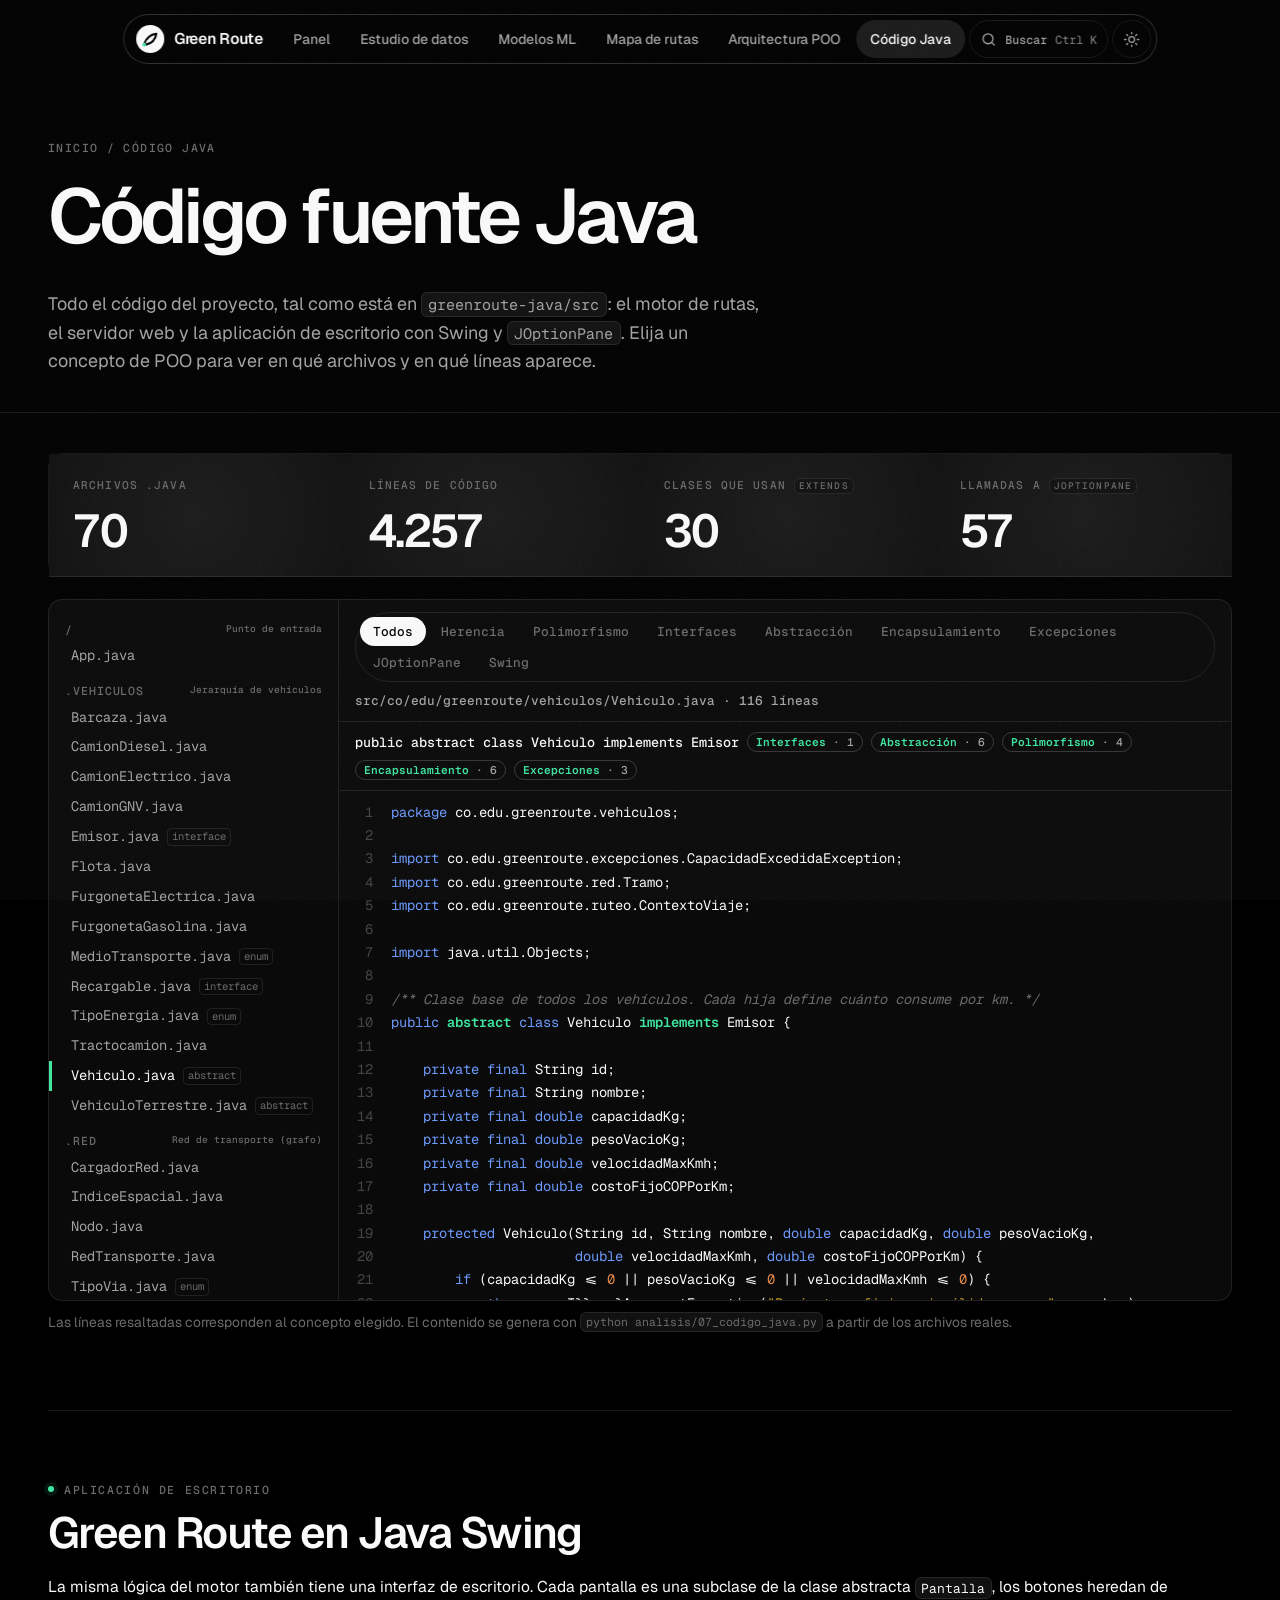
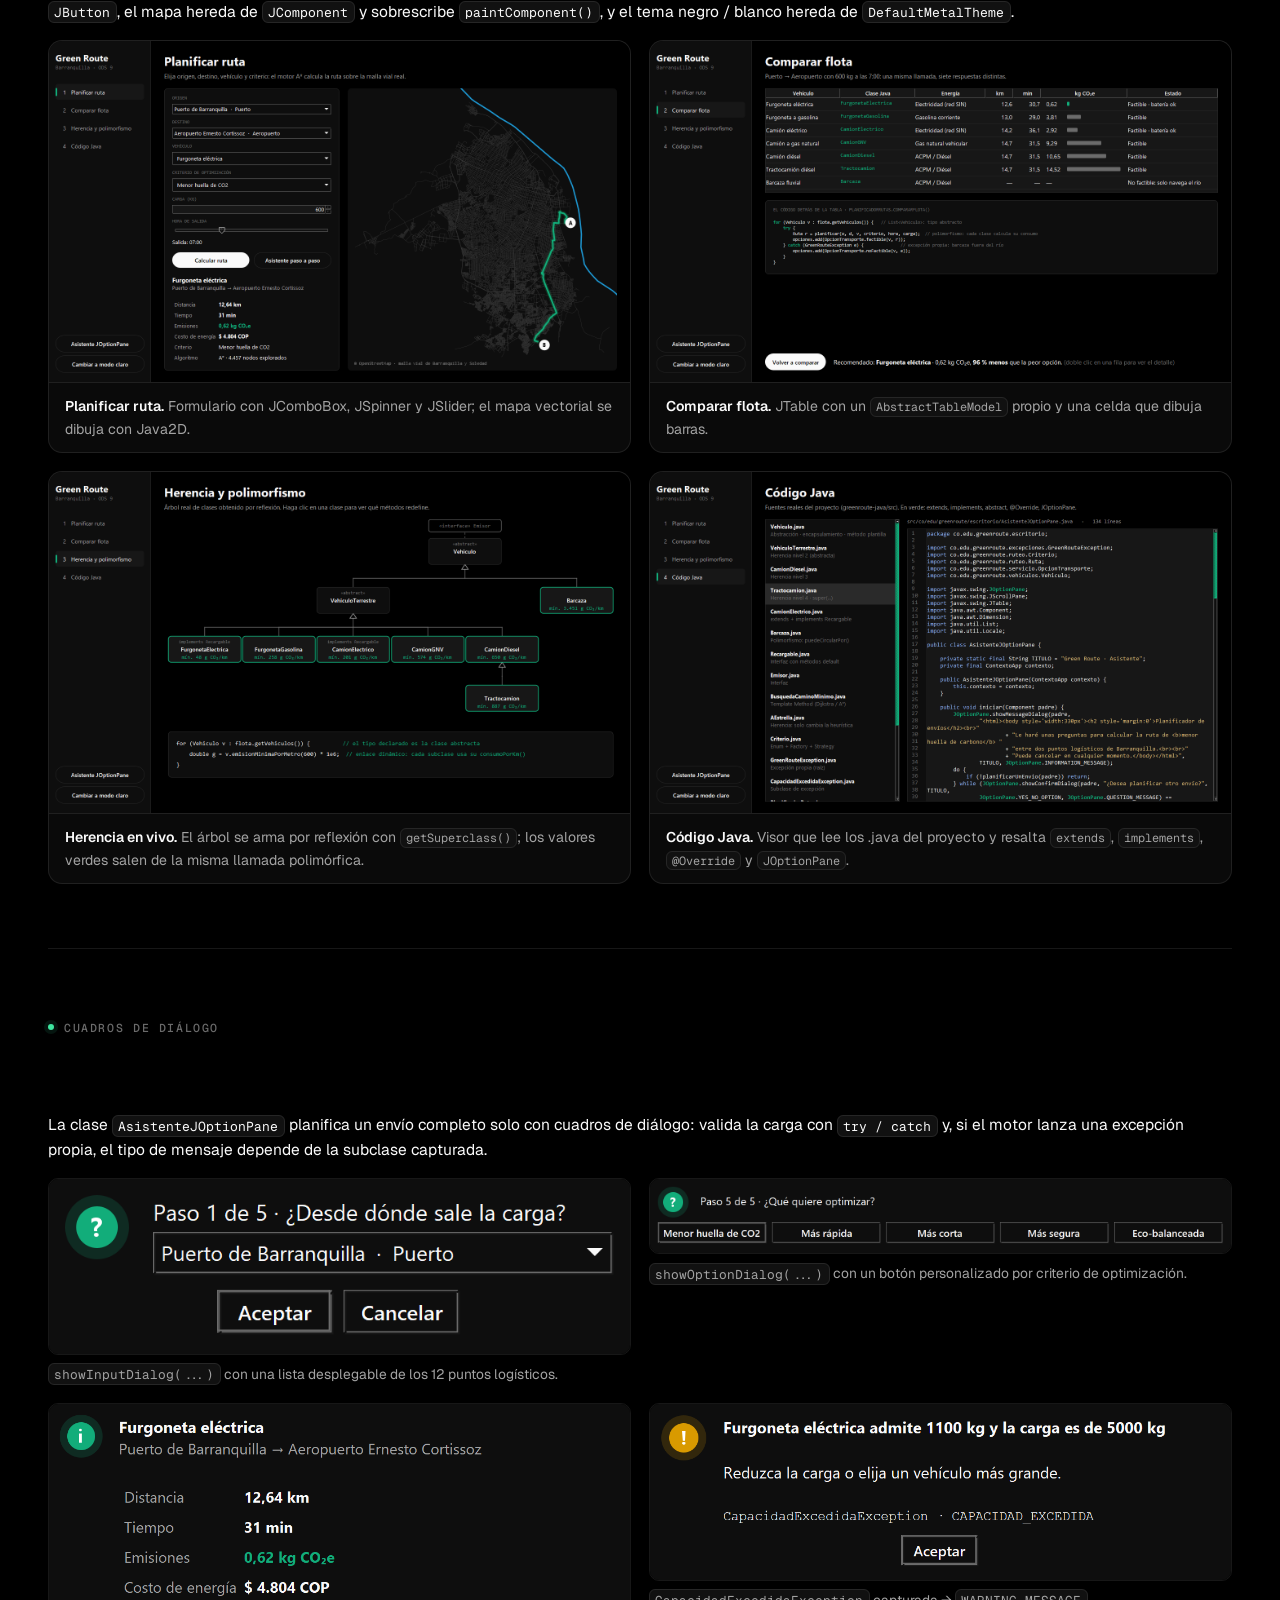
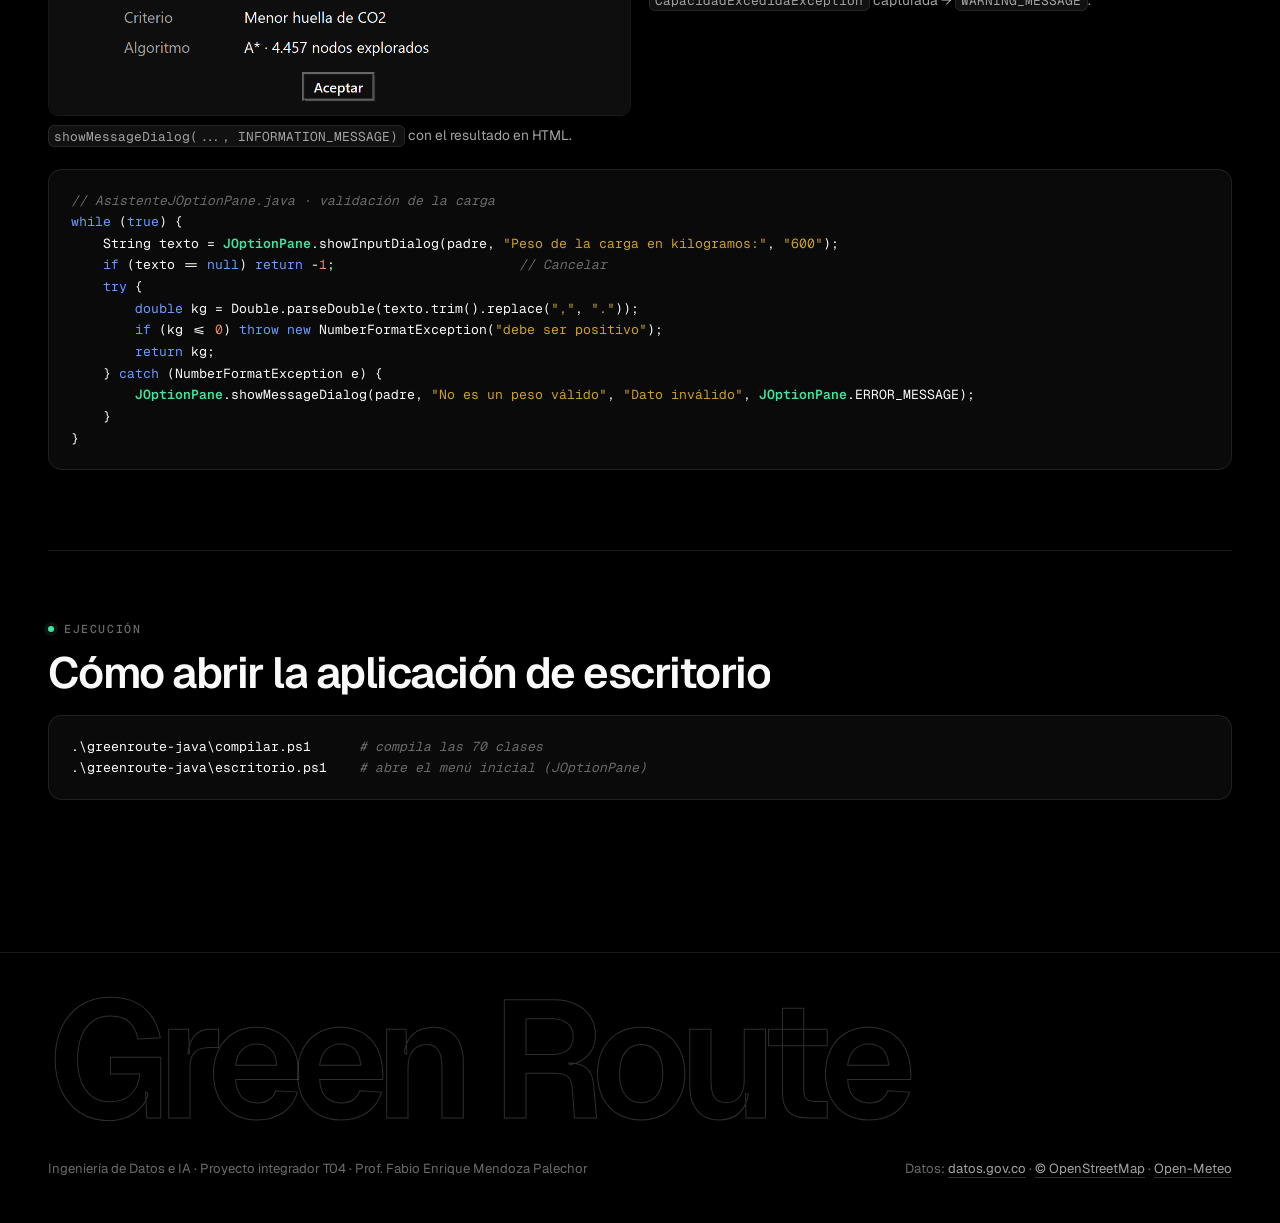
<file: codigo.html>
<!doctype html>
<html lang="es">
<head>
  <meta charset="utf-8">
  <meta name="viewport" content="width=device-width, initial-scale=1">
  <title>Código Java · Green Route</title>
  <meta name="description" content="Código fuente Java completo de Green Route: herencia, polimorfismo, interfaces, excepciones, Swing y JOptionPane.">
  <link rel="icon" href="img/favicon.svg" type="image/svg+xml">
  <link rel="preconnect" href="https://fonts.googleapis.com">
  <link href="https://fonts.googleapis.com/css2?family=Geist:wght@300..700&family=Geist+Mono:wght@400;500&display=swap" rel="stylesheet">
  <link rel="stylesheet" href="css/estilos.css?v=3d4">
  <style>
    .ide { display: grid; grid-template-columns: 290px minmax(0, 1fr); border: 1px solid var(--line); border-radius: var(--radius); overflow: hidden; background: var(--panel); height: min(78vh, 820px); }
    .ide__arbol { border-right: 1px solid var(--line); overflow-y: auto; padding: 10px 0; }
    .ide__paquete { font: 500 .72rem/1 var(--font-mono); text-transform: uppercase; letter-spacing: .08em; color: var(--muted); padding: 14px 16px 6px; display: flex; justify-content: space-between; gap: 8px; }
    .ide__paquete small { text-transform: none; letter-spacing: 0; }
    .ide__archivo { display: flex; align-items: center; gap: 8px; width: 100%; text-align: left; background: none; border: 0; color: var(--ink-2); padding: 6px 16px 6px 22px; font: 400 .86rem/1.3 var(--font-mono); cursor: pointer; }
    .ide__archivo:hover { color: var(--ink); background: var(--surface); }
    .ide__archivo[aria-current="true"] { color: var(--ink); background: var(--surface); box-shadow: inset 3px 0 0 var(--accent); }
    .ide__archivo i { font-style: normal; font-size: .66rem; color: var(--muted); border: 1px solid var(--line); border-radius: 4px; padding: 1px 4px; }
    .ide__archivo.tenue { opacity: .35; }
    .ide__main { display: grid; grid-template-rows: auto auto minmax(0, 1fr); min-width: 0; }
    .ide__barra { display: flex; flex-wrap: wrap; align-items: center; gap: 10px 16px; padding: 12px 16px; border-bottom: 1px solid var(--line); }
    .ide__ruta { font: 500 .8rem var(--font-mono); color: var(--ink-2); overflow: hidden; text-overflow: ellipsis; white-space: nowrap; flex: 1 1 260px; }
    .ide__decl { padding: 10px 16px; border-bottom: 1px solid var(--line); font: 500 .84rem var(--font-mono); color: var(--ink); display: flex; flex-wrap: wrap; gap: 8px; align-items: center; }
    .ide__decl .etq { font-size: .7rem; padding: 2px 8px; border-radius: 999px; border: 1px solid var(--line-2); color: var(--ink-2); }
    .ide__decl .etq b { color: var(--accent-ink); font-weight: 600; }
    .codigo { overflow: auto; font: 400 .86rem/1.7 var(--font-mono); counter-reset: l; padding: 10px 0 40px; tab-size: 4; }
    .codigo .l { display: block; white-space: pre; padding: 0 22px 0 0; }
    .codigo .l::before { counter-increment: l; content: counter(l); display: inline-block; width: 52px; padding-right: 18px; text-align: right; color: var(--muted); opacity: .6; user-select: none; }
    .codigo .l.marcada { background: color-mix(in srgb, var(--accent) 14%, transparent); box-shadow: inset 3px 0 0 var(--accent); }
    .tk-c { color: var(--muted); font-style: italic; }
    .tk-s { color: #c9a227; }
    .tk-k { color: #6e9bff; }
    .tk-n { color: #e58a4c; }
    .tk-p { color: var(--accent-ink); font-weight: 600; }
    :root[data-theme="light"] .tk-s { color: #8a6100; }
    :root[data-theme="light"] .tk-k { color: #1f4fbf; }
    :root[data-theme="light"] .tk-n { color: #b54708; }
    .resumen-codigo { display: grid; grid-template-columns: repeat(4, minmax(0, 1fr)); gap: 0; border: 1px solid var(--line); border-radius: var(--radius); margin-bottom: 22px; }
    .resumen-codigo .kpi:nth-child(4n) { border-right: 0; }
    .galeria { display: grid; grid-template-columns: repeat(2, minmax(0, 1fr)); gap: 18px; }
    .galeria figure { margin: 0; border: 1px solid var(--line); border-radius: var(--radius); overflow: hidden; background: var(--panel); }
    .galeria img { display: block; width: 100%; height: auto; cursor: zoom-in; }
    .galeria figcaption { padding: 12px 16px; font-size: .88rem; color: var(--ink-2); border-top: 1px solid var(--line); }
    .galeria figcaption b { color: var(--ink); }
    .dialogos { display: grid; grid-template-columns: repeat(2, minmax(0, 1fr)); gap: 18px; align-items: start; }
    .dialogos figure { margin: 0; }
    .dialogos img { width: 100%; height: auto; border-radius: 10px; border: 1px solid var(--line); display: block; }
    .dialogos figcaption { font-size: .86rem; color: var(--ink-2); margin-top: 8px; }
    .dialogos code { font-size: .8rem; }
    .visor { position: fixed; inset: 0; background: rgba(0,0,0,.86); display: none; place-items: center; z-index: 90; padding: 24px; cursor: zoom-out; }
    .visor.abierto { display: grid; }
    .visor img { max-width: 100%; max-height: 92vh; border-radius: 10px; }
    @media (max-width: 900px) {
      .ide { grid-template-columns: 1fr; height: auto; }
      .ide__arbol { max-height: 260px; border-right: 0; border-bottom: 1px solid var(--line); }
      .codigo { max-height: 70vh; }
      .galeria, .dialogos { grid-template-columns: 1fr; }
      .resumen-codigo { grid-template-columns: repeat(2, minmax(0, 1fr)); }
    }
  </style>
</head>
<body>
<header class="cab-pagina">
  <div class="contenedor">
    <div class="miga"><a href="index.html">Inicio</a> / Código Java</div>
    <h1>Código fuente Java</h1>
    <p>Todo el código del proyecto, tal como está en <code>greenroute-java/src</code>: el motor de rutas, el servidor web y la
      aplicación de escritorio con Swing y <code>JOptionPane</code>. Elija un concepto de POO para ver en qué archivos y en qué líneas aparece.</p>
  </div>
</header>

<main class="contenedor seccion" style="padding-top:40px">
  <div class="resumen-codigo" id="resumen">
    <div class="kpi"><div class="kpi__valor" id="k-archivos">—</div><div class="kpi__etq">archivos .java</div></div>
    <div class="kpi"><div class="kpi__valor" id="k-lineas">—</div><div class="kpi__etq">líneas de código</div></div>
    <div class="kpi"><div class="kpi__valor" id="k-herencia">—</div><div class="kpi__etq">clases que usan <code>extends</code></div></div>
    <div class="kpi"><div class="kpi__valor" id="k-joption">—</div><div class="kpi__etq">llamadas a <code>JOptionPane</code></div></div>
  </div>

  <section class="subseccion" id="explorador" style="padding-top:0">
    <div class="ide">
      <nav class="ide__arbol" id="arbol" aria-label="Archivos del proyecto"></nav>
      <div class="ide__main">
        <div class="ide__barra">
          <div class="chips-filtro" id="filtros" role="group" aria-label="Resaltar concepto"></div>
          <div class="ide__ruta" id="ruta">—</div>
        </div>
        <div class="ide__decl" id="decl"></div>
        <div class="codigo" id="codigo" tabindex="0" aria-label="Código fuente"></div>
      </div>
    </div>
    <p style="color:var(--muted);font-size:.86rem;margin-top:10px">Las líneas resaltadas corresponden al concepto elegido. El contenido se genera
      con <code>python analisis/07_codigo_java.py</code> a partir de los archivos reales.</p>
  </section>

  <section class="subseccion" id="escritorio">
    <div class="etiqueta">Aplicación de escritorio</div>
    <h2>Green Route en Java Swing</h2>
    <p>La misma lógica del motor también tiene una interfaz de escritorio. Cada pantalla es una subclase de la clase abstracta
      <code>Pantalla</code>, los botones heredan de <code>JButton</code>, el mapa hereda de <code>JComponent</code> y sobrescribe
      <code>paintComponent()</code>, y el tema negro / blanco hereda de <code>DefaultMetalTheme</code>.</p>
    <div class="galeria" id="galeria">
      <figure><img data-base="escritorio_planificar" alt="Pantalla Planificar ruta de la aplicación de escritorio"><figcaption><b>Planificar ruta.</b> Formulario con JComboBox, JSpinner y JSlider; el mapa vectorial se dibuja con Java2D.</figcaption></figure>
      <figure><img data-base="escritorio_flota" alt="Pantalla Comparar flota con una JTable"><figcaption><b>Comparar flota.</b> JTable con un <code>AbstractTableModel</code> propio y una celda que dibuja barras.</figcaption></figure>
      <figure><img data-base="escritorio_herencia" alt="Árbol de herencia de los vehículos"><figcaption><b>Herencia en vivo.</b> El árbol se arma por reflexión con <code>getSuperclass()</code>; los valores verdes salen de la misma llamada polimórfica.</figcaption></figure>
      <figure><img data-base="escritorio_codigo" alt="Visor de código con resaltado de sintaxis"><figcaption><b>Código Java.</b> Visor que lee los .java del proyecto y resalta <code>extends</code>, <code>implements</code>, <code>@Override</code> y <code>JOptionPane</code>.</figcaption></figure>
    </div>
  </section>

  <section class="subseccion" id="joptionpane">
    <div class="etiqueta">Cuadros de diálogo</div>
    <h2>El asistente con JOptionPane</h2>
    <p>La clase <code>AsistenteJOptionPane</code> planifica un envío completo solo con cuadros de diálogo: valida la carga con
      <code>try / catch</code> y, si el motor lanza una excepción propia, el tipo de mensaje depende de la subclase capturada.</p>
    <div class="dialogos">
      <figure><img src="img/escritorio/joption_origen.png" alt="showInputDialog con lista de lugares"><figcaption><code>showInputDialog(...)</code> con una lista desplegable de los 12 puntos logísticos.</figcaption></figure>
      <figure><img src="img/escritorio/joption_criterio.png" alt="showOptionDialog con un botón por criterio"><figcaption><code>showOptionDialog(...)</code> con un botón personalizado por criterio de optimización.</figcaption></figure>
      <figure><img src="img/escritorio/joption_resultado.png" alt="showMessageDialog con el resultado de la ruta"><figcaption><code>showMessageDialog(..., INFORMATION_MESSAGE)</code> con el resultado en HTML.</figcaption></figure>
      <figure><img src="img/escritorio/joption_error.png" alt="Mensaje de advertencia por carga excedida"><figcaption><code>CapacidadExcedidaException</code> capturada → <code>WARNING_MESSAGE</code>.</figcaption></figure>
    </div>
    <pre style="margin-top:22px"><code><span class="tk-c">// AsistenteJOptionPane.java · validación de la carga</span>
<span class="tk-k">while</span> (<span class="tk-k">true</span>) {
    String texto = <span class="tk-p">JOptionPane</span>.showInputDialog(padre, <span class="tk-s">"Peso de la carga en kilogramos:"</span>, <span class="tk-s">"600"</span>);
    <span class="tk-k">if</span> (texto == <span class="tk-k">null</span>) <span class="tk-k">return</span> -<span class="tk-n">1</span>;                       <span class="tk-c">// Cancelar</span>
    <span class="tk-k">try</span> {
        <span class="tk-k">double</span> kg = Double.parseDouble(texto.trim().replace(<span class="tk-s">","</span>, <span class="tk-s">"."</span>));
        <span class="tk-k">if</span> (kg &lt;= <span class="tk-n">0</span>) <span class="tk-k">throw new</span> NumberFormatException(<span class="tk-s">"debe ser positivo"</span>);
        <span class="tk-k">return</span> kg;
    } <span class="tk-k">catch</span> (NumberFormatException e) {
        <span class="tk-p">JOptionPane</span>.showMessageDialog(padre, <span class="tk-s">"No es un peso válido"</span>, <span class="tk-s">"Dato inválido"</span>, <span class="tk-p">JOptionPane</span>.ERROR_MESSAGE);
    }
}</code></pre>
  </section>

  <section class="subseccion" id="ejecutar">
    <div class="etiqueta">Ejecución</div>
    <h2>Cómo abrir la aplicación de escritorio</h2>
    <pre><code>.\greenroute-java\compilar.ps1      <span class="tk-c"># compila las 70 clases</span>
.\greenroute-java\escritorio.ps1    <span class="tk-c"># abre el menú inicial (JOptionPane)</span></code></pre>
  </section>
</main>

<div class="visor" id="visor" role="dialog" aria-label="Imagen ampliada"><img alt=""></div>

<script src="js/comun.js?v=3d4"></script>
<script src="js/codigo.js?v=3d4"></script>
</body>
</html>
</file>
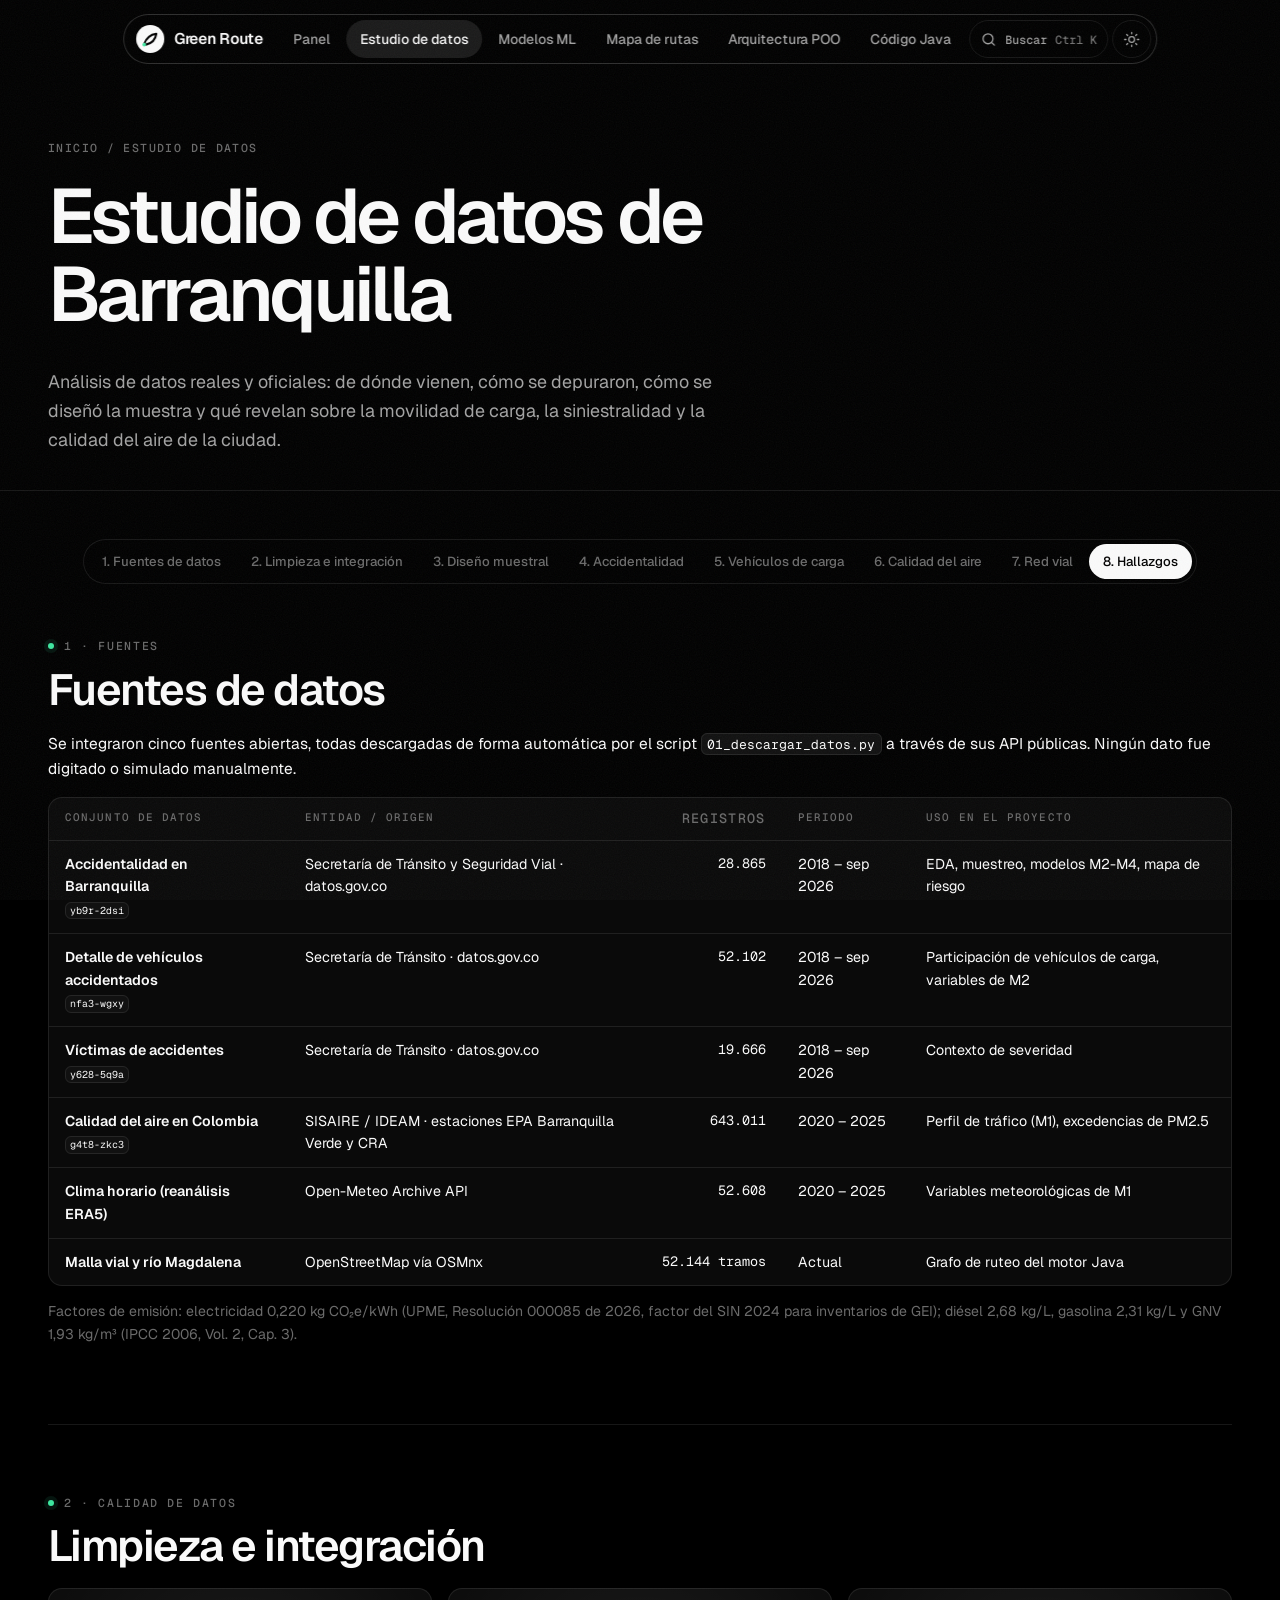
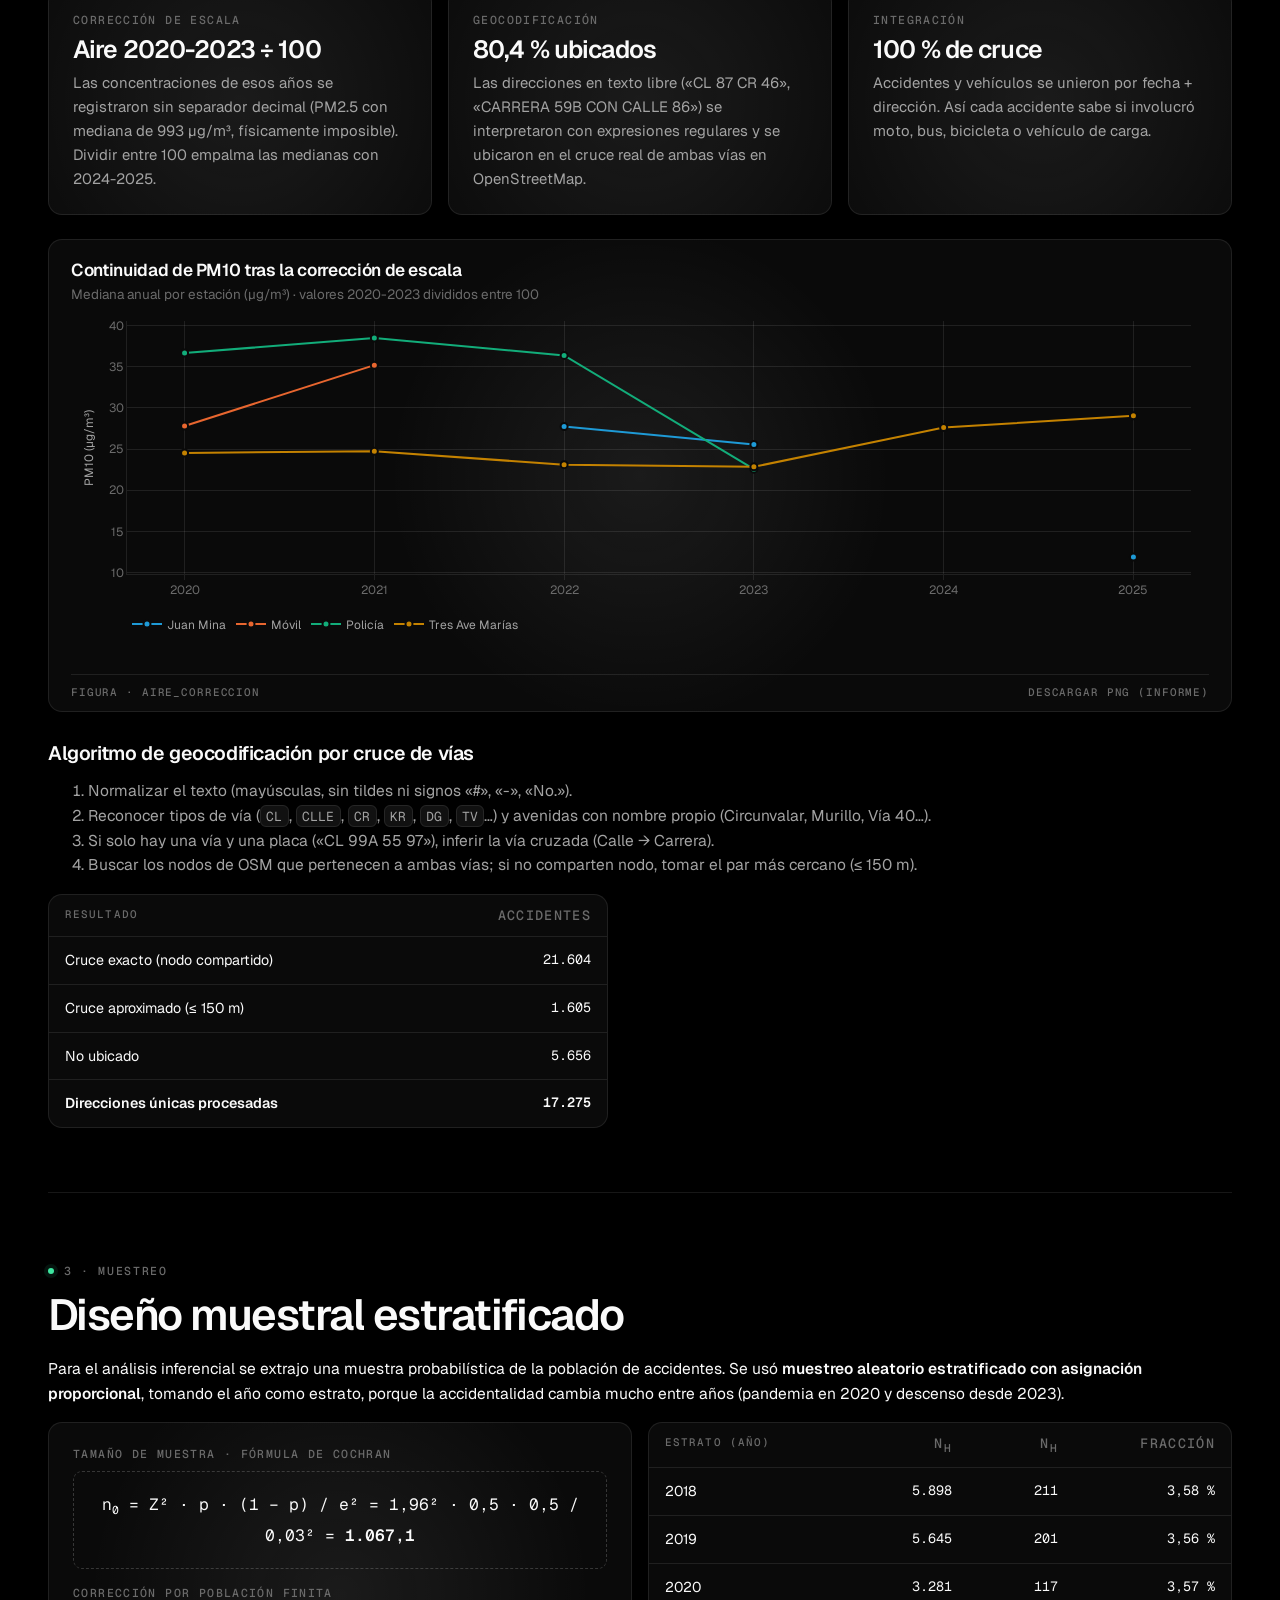
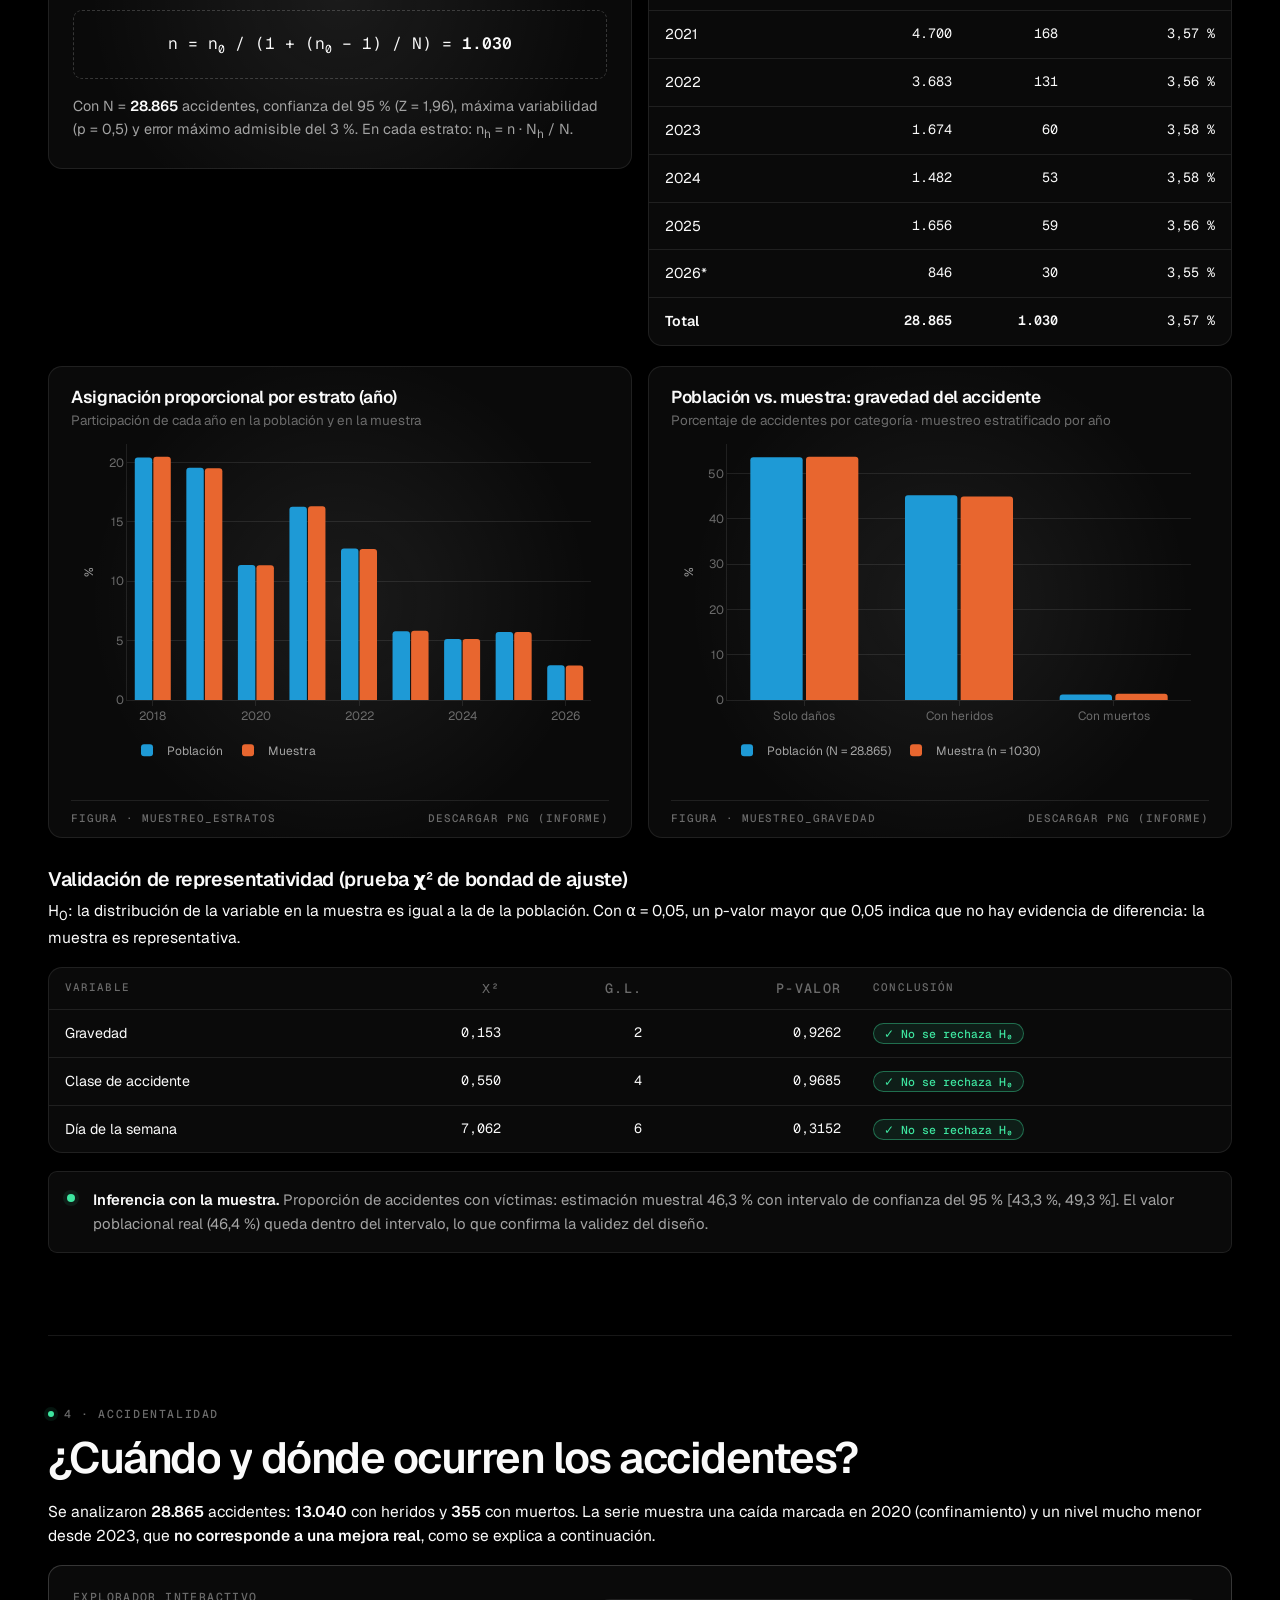
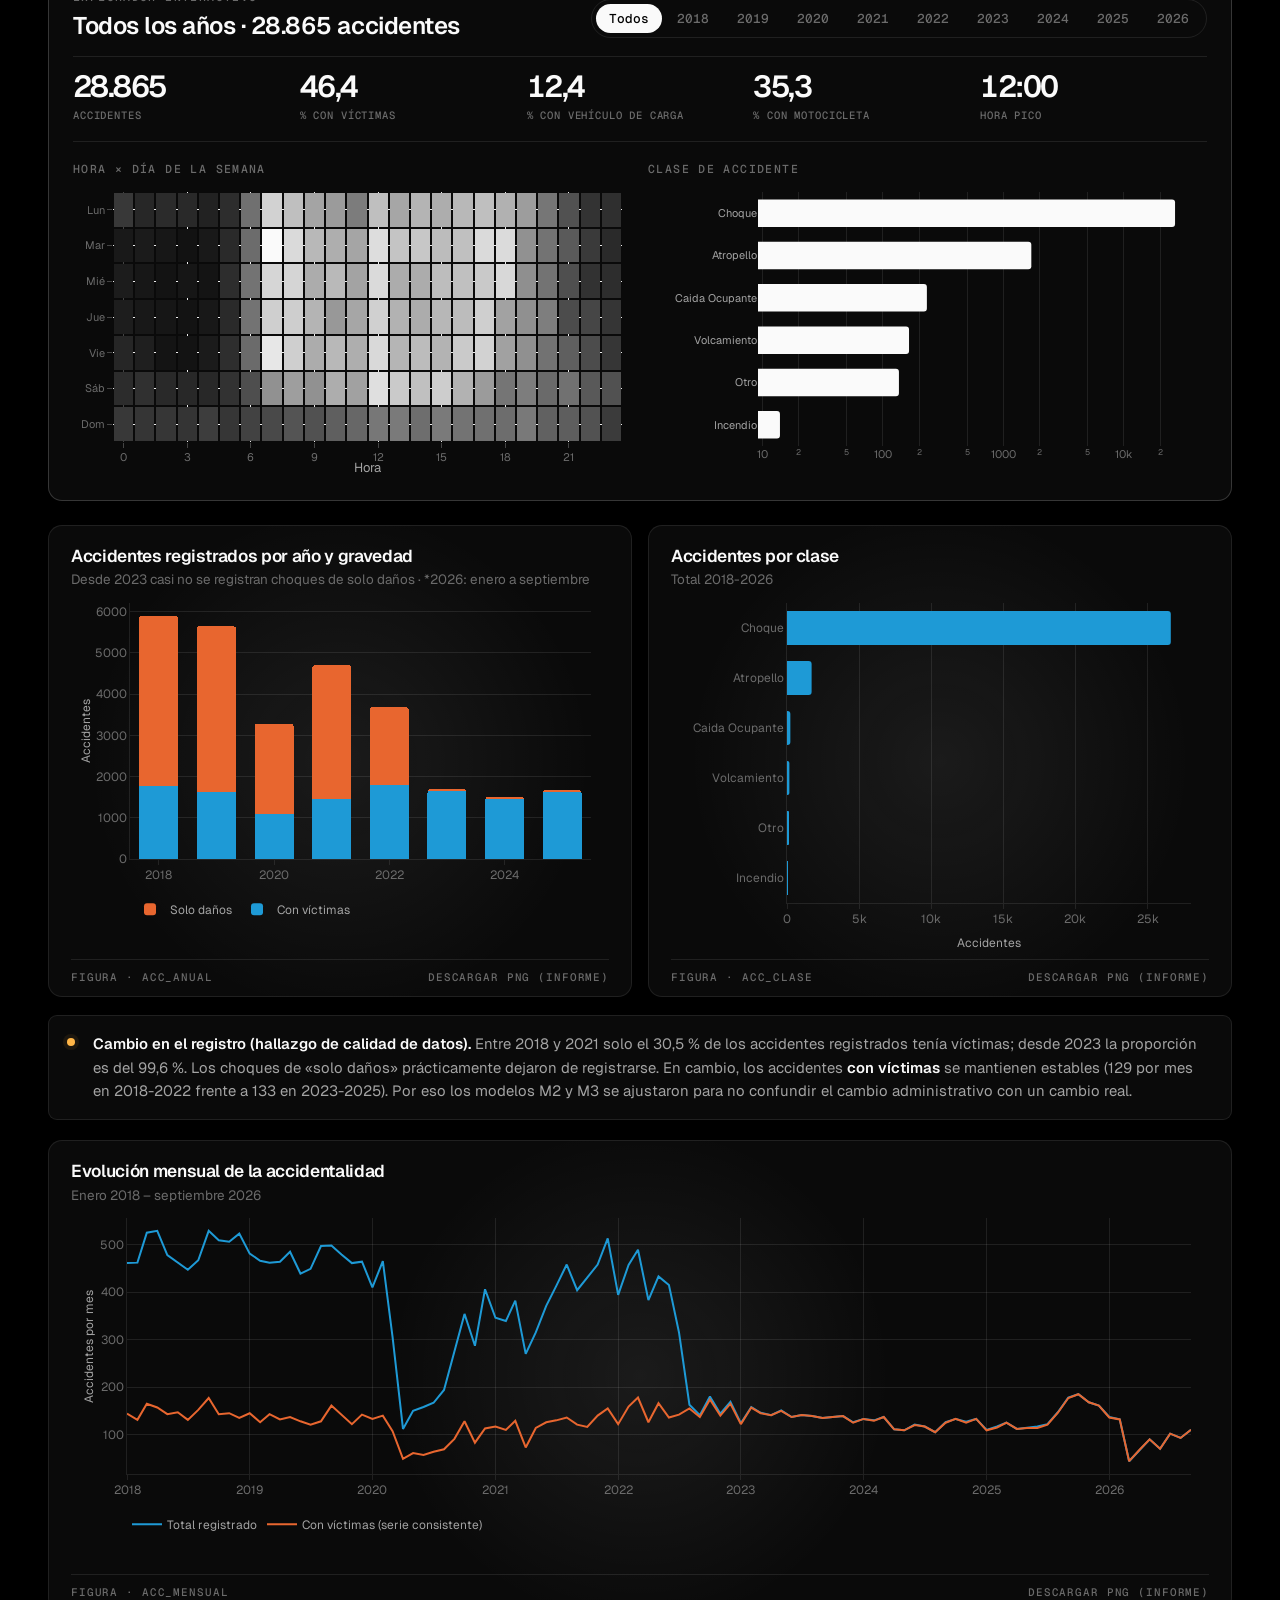
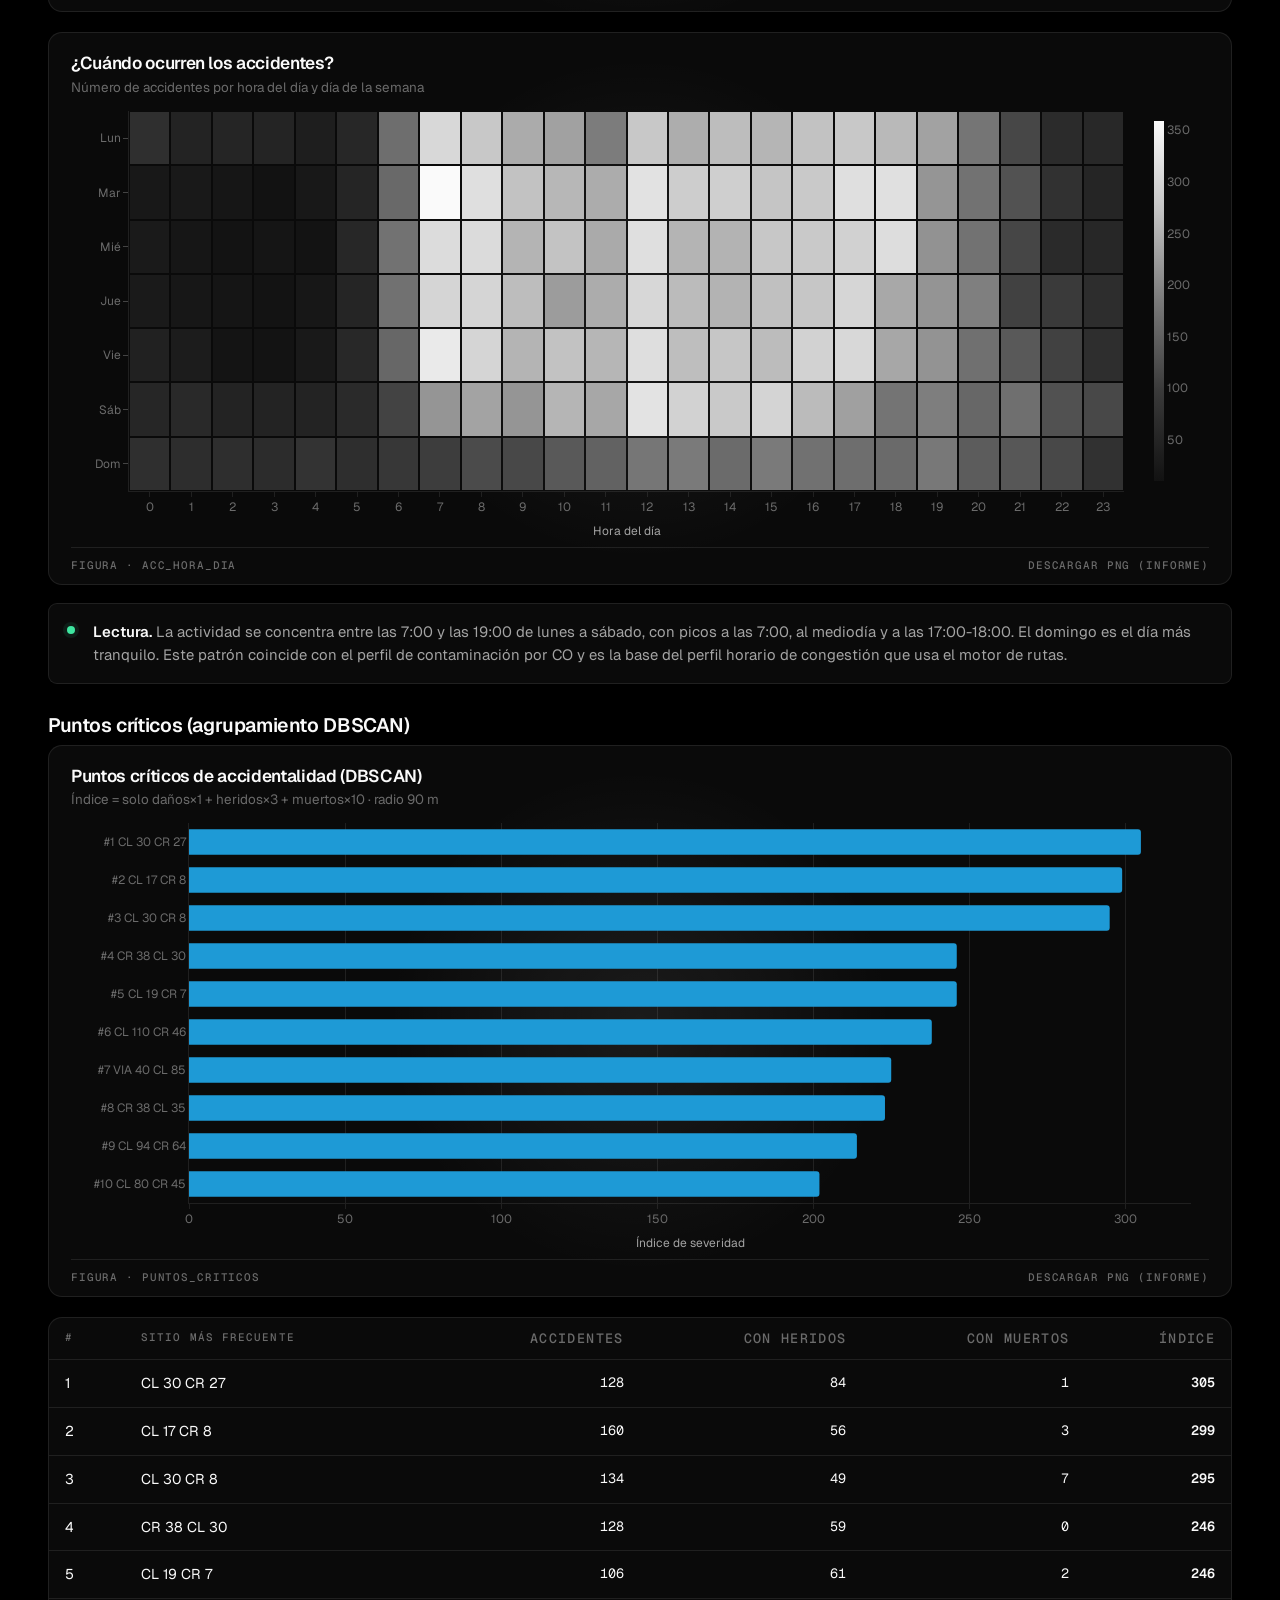
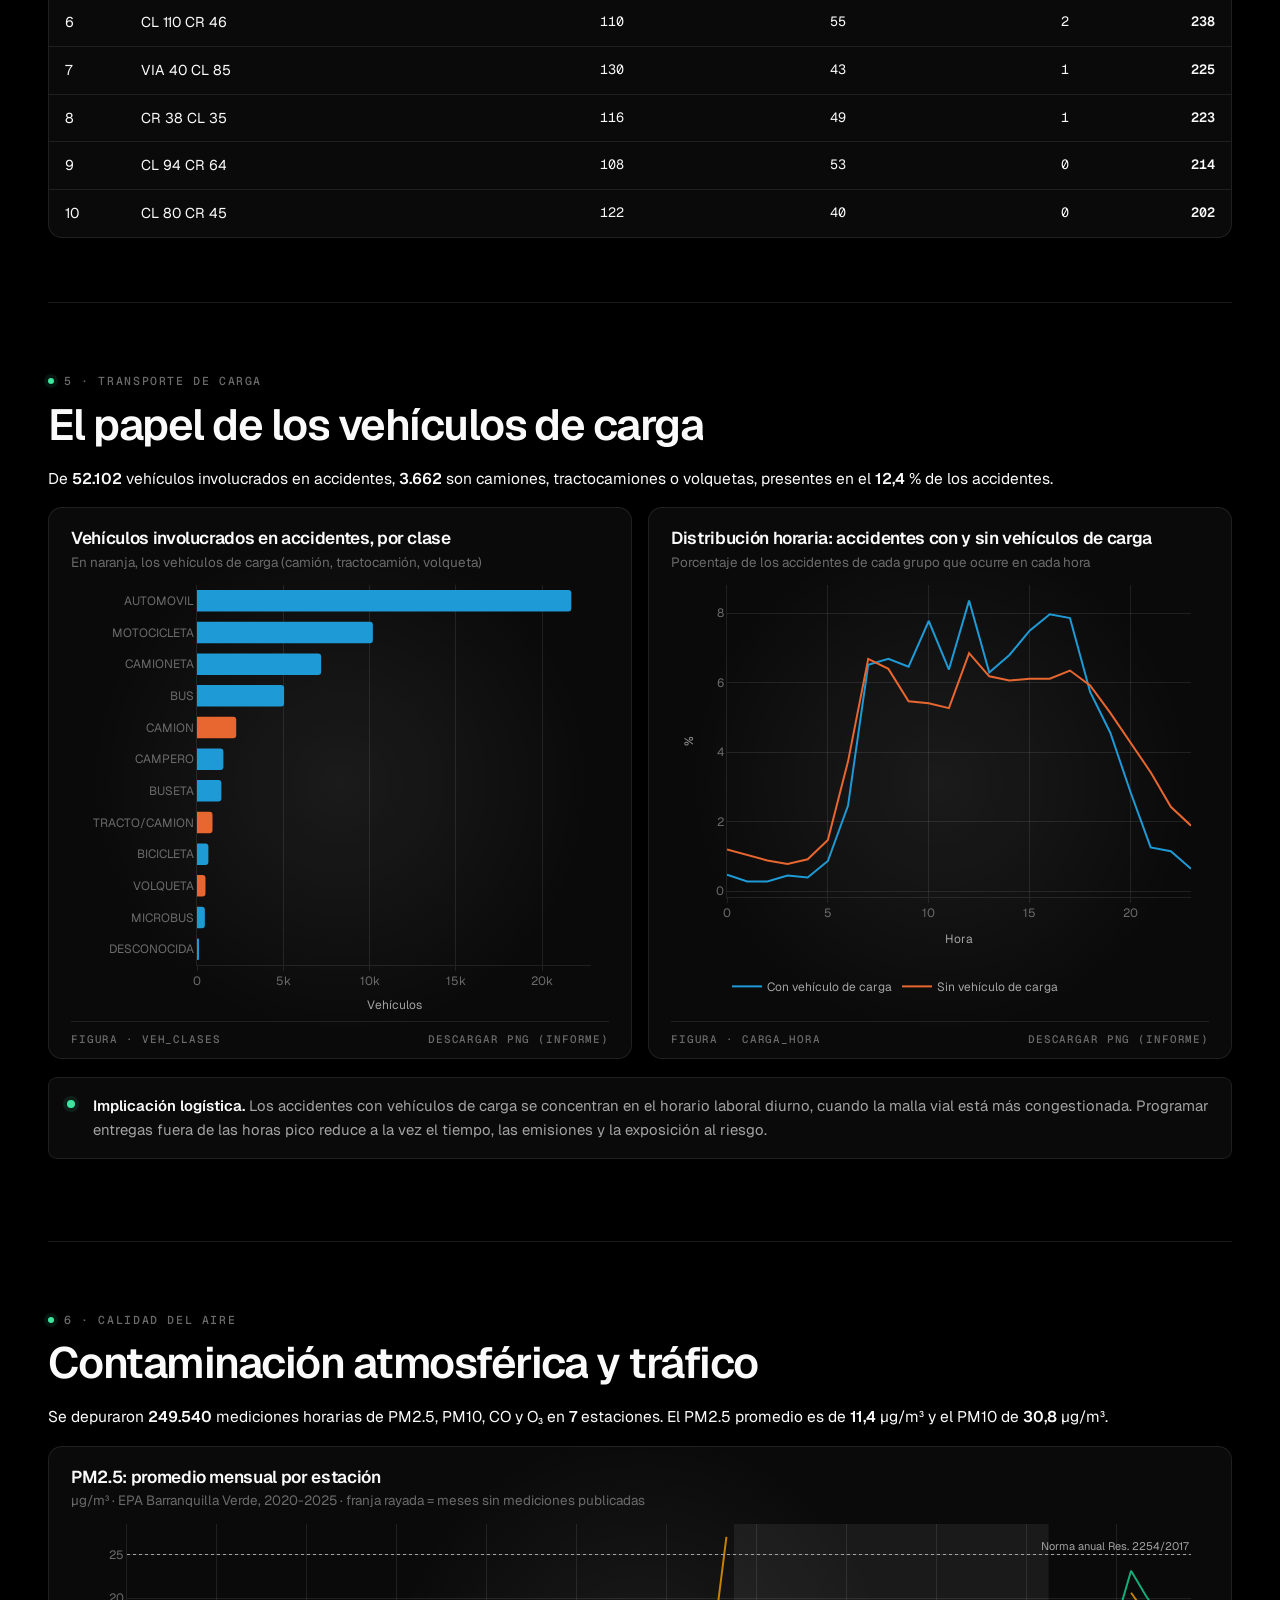
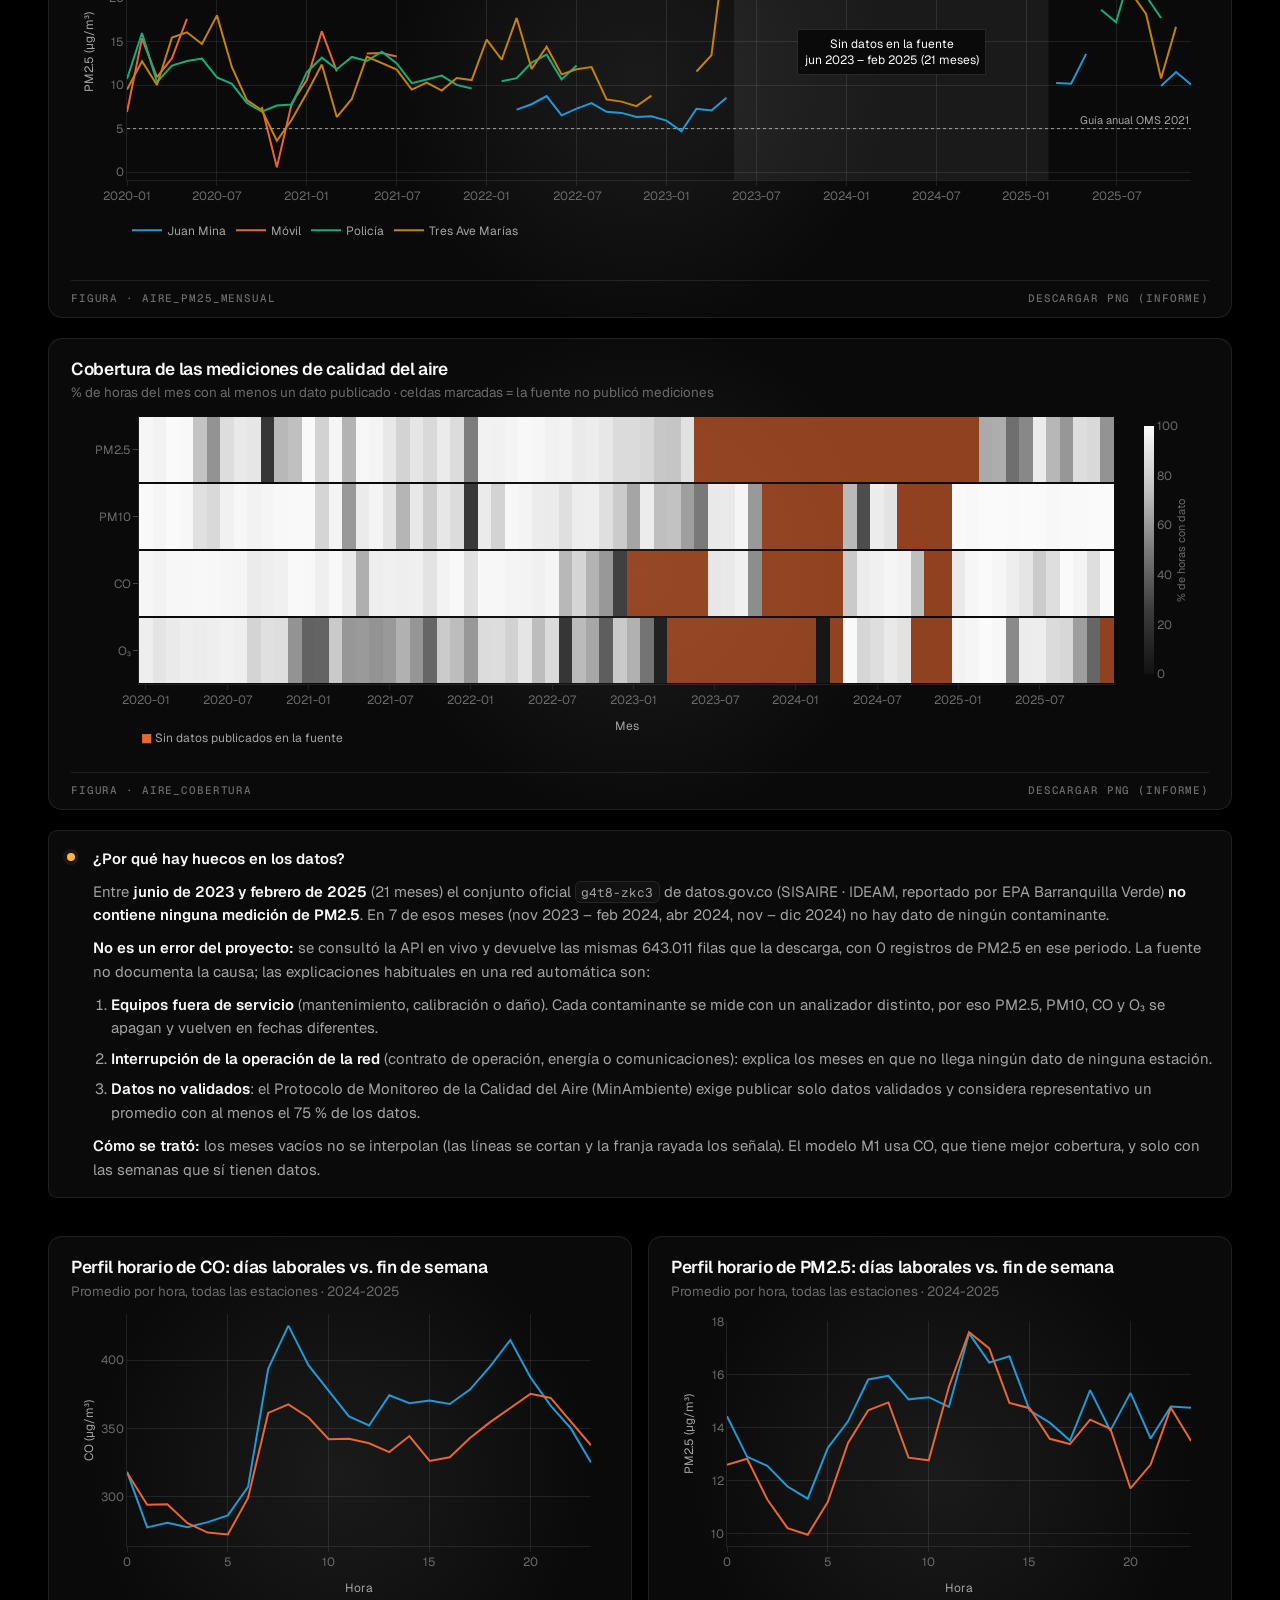
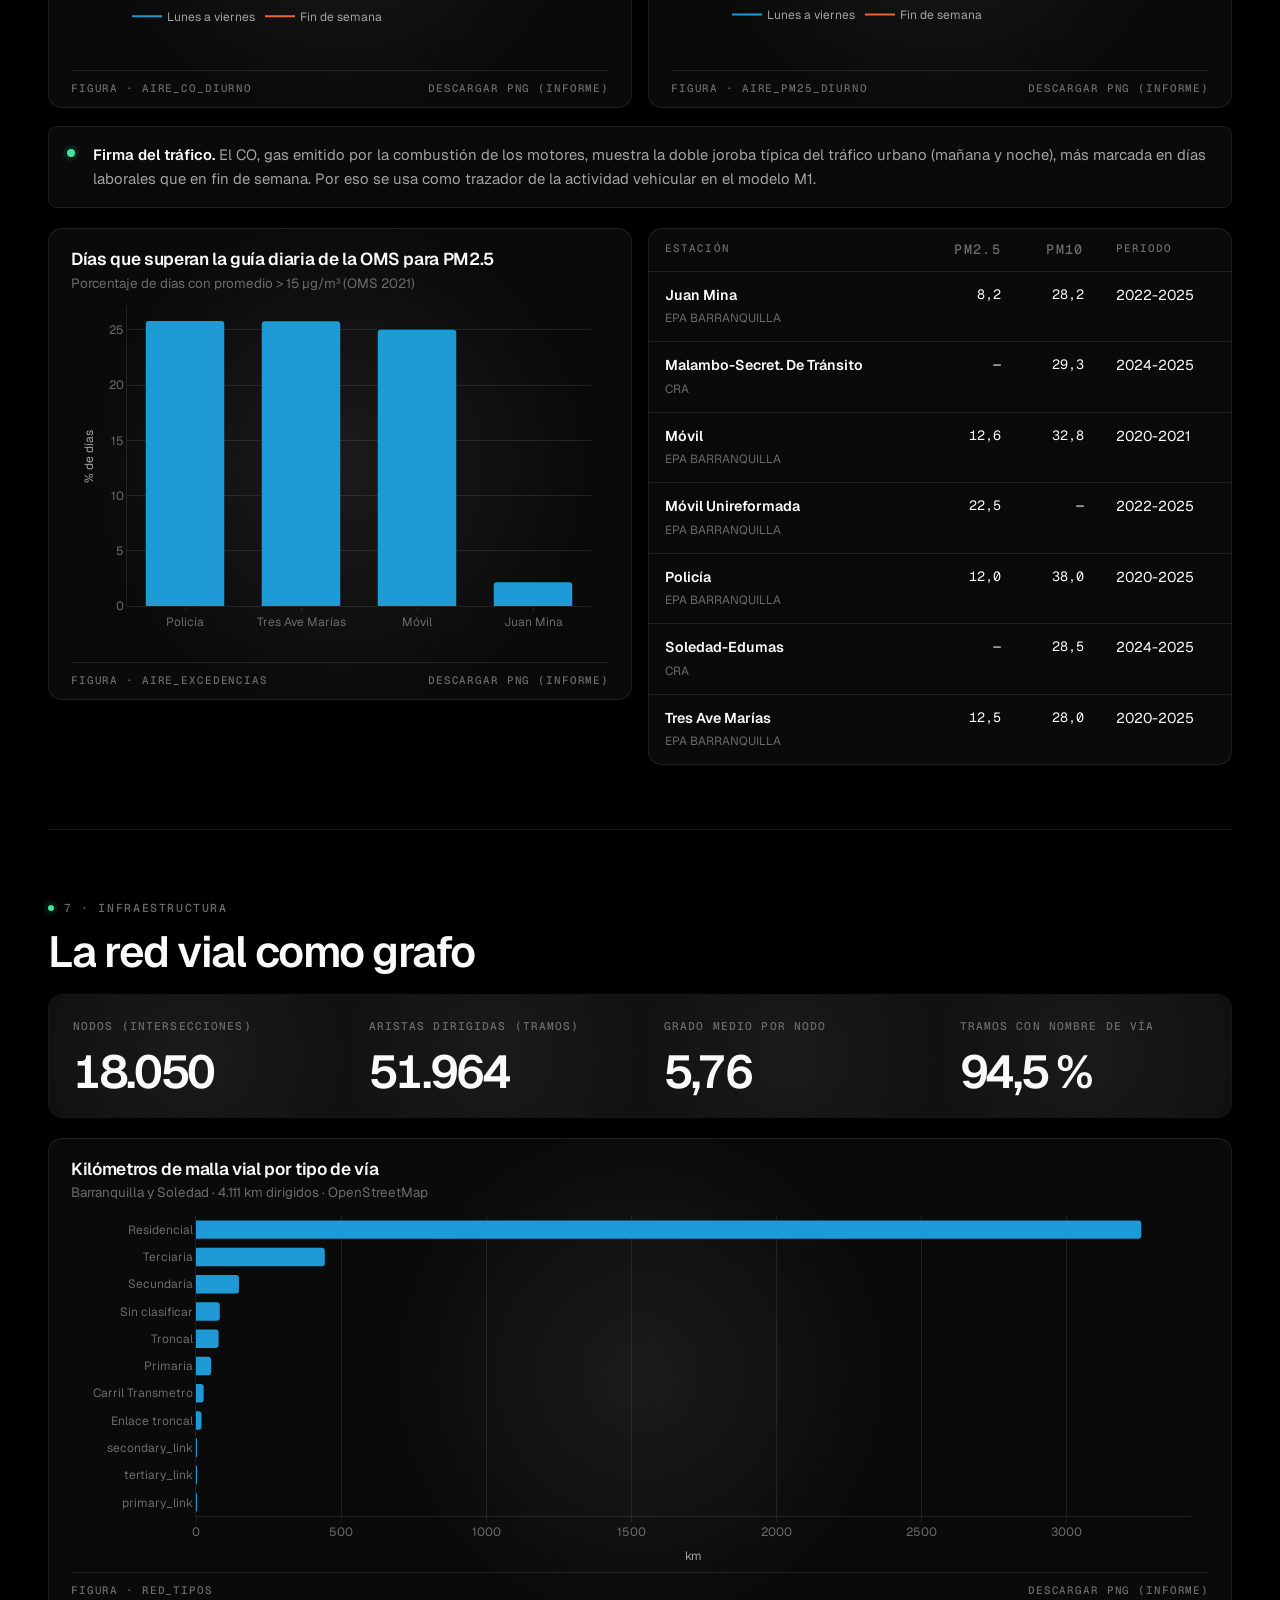
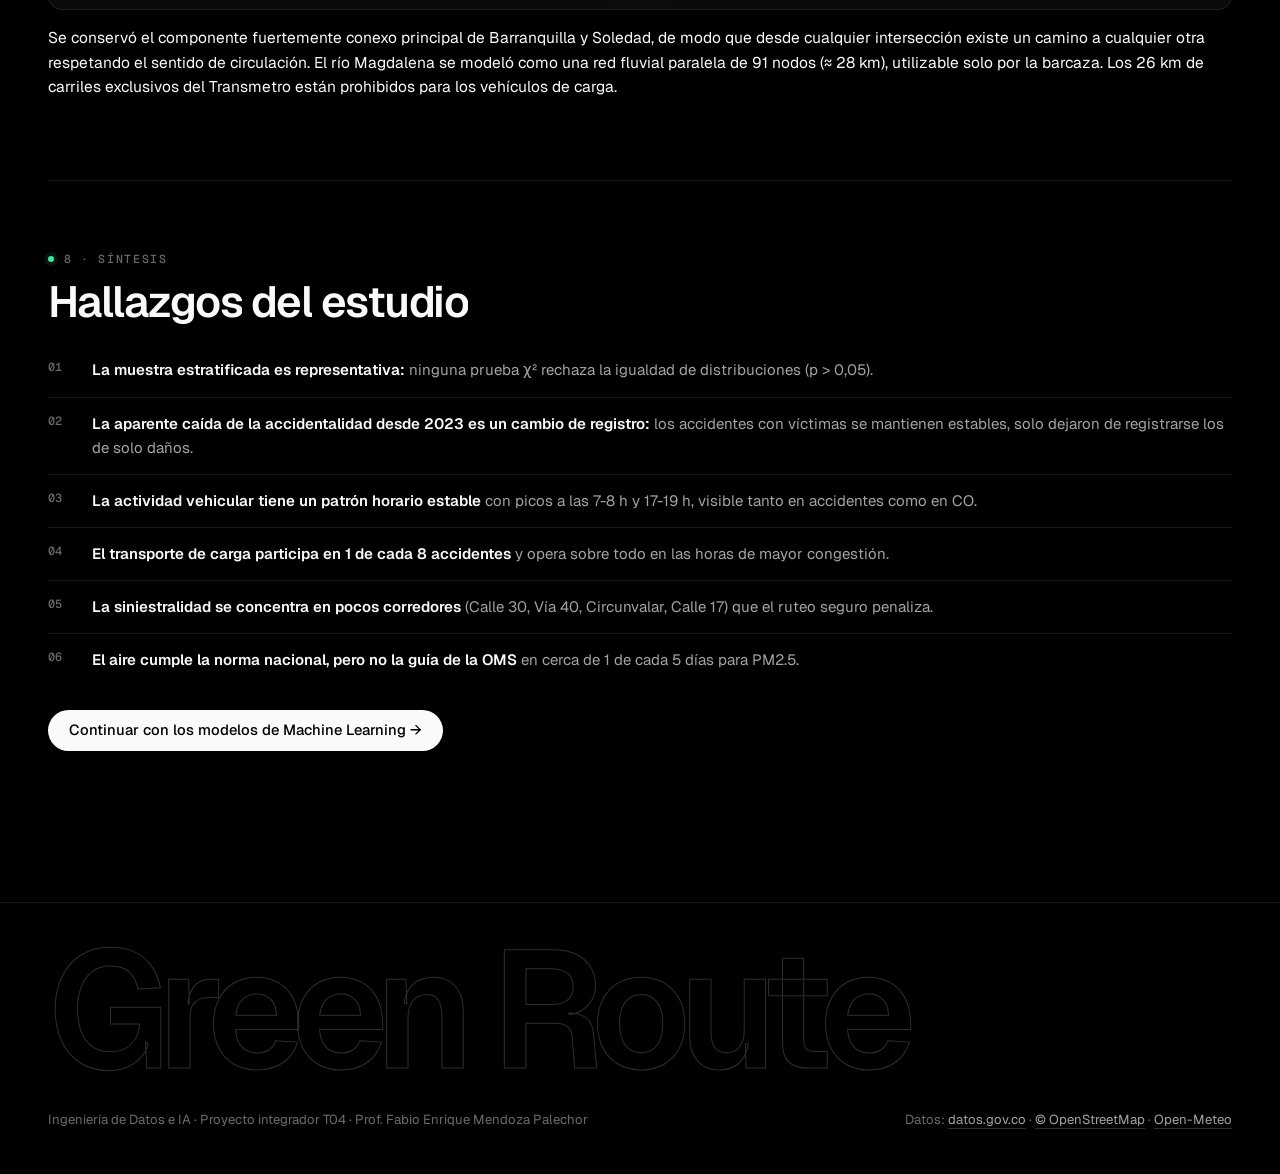
<file: estudio.html>
<!doctype html>
<html lang="es">
<head>
  <meta charset="utf-8">
  <meta name="viewport" content="width=device-width, initial-scale=1">
  <title>Estudio de datos · Green Route</title>
  <meta name="description" content="Fuentes, limpieza, diseño muestral y análisis exploratorio de accidentalidad, calidad del aire y red vial de Barranquilla.">
  <link rel="icon" href="img/favicon.svg" type="image/svg+xml">
  <link rel="preconnect" href="https://fonts.googleapis.com">
  <link href="https://fonts.googleapis.com/css2?family=Geist:wght@300..700&family=Geist+Mono:wght@400;500&display=swap" rel="stylesheet">
  <link rel="stylesheet" href="css/estilos.css?v=3d4">
</head>
<body>
<header class="cab-pagina">
  <div class="contenedor">
    <div class="miga"><a href="index.html">Inicio</a> / Estudio de datos</div>
    <h1>Estudio de datos de Barranquilla</h1>
    <p>Análisis de datos reales y oficiales: de dónde vienen, cómo se depuraron, cómo se diseñó la muestra y qué revelan
      sobre la movilidad de carga, la siniestralidad y la calidad del aire de la ciudad.</p>
  </div>
</header>

<main class="contenedor seccion" style="padding-top:48px">
  <div class="con-indice">
    <nav class="indice-pagina" aria-label="Contenido de la página">
      <h4>En esta página</h4>
      <a href="#fuentes">1. Fuentes de datos</a>
      <a href="#limpieza">2. Limpieza e integración</a>
      <a href="#muestreo">3. Diseño muestral</a>
      <a href="#accidentalidad">4. Accidentalidad</a>
      <a href="#carga">5. Vehículos de carga</a>
      <a href="#aire">6. Calidad del aire</a>
      <a href="#red">7. Red vial</a>
      <a href="#hallazgos">8. Hallazgos</a>
    </nav>

    <div>
      <section class="subseccion" id="fuentes">
        <div class="etiqueta">1 · Fuentes</div>
        <h2>Fuentes de datos</h2>
        <p>Se integraron cinco fuentes abiertas, todas descargadas de forma automática por el script
          <code>01_descargar_datos.py</code> a través de sus API públicas. Ningún dato fue digitado o simulado manualmente.</p>
        <div class="tabla-env">
          <table>
            <thead><tr><th>Conjunto de datos</th><th>Entidad / origen</th><th class="num">Registros</th><th>Periodo</th><th>Uso en el proyecto</th></tr></thead>
            <tbody>
              <tr><td><b>Accidentalidad en Barranquilla</b><br><small><code>yb9r-2dsi</code></small></td><td>Secretaría de Tránsito y Seguridad Vial · datos.gov.co</td><td class="num">28.865</td><td>2018 – sep 2026</td><td>EDA, muestreo, modelos M2-M4, mapa de riesgo</td></tr>
              <tr><td><b>Detalle de vehículos accidentados</b><br><small><code>nfa3-wgxy</code></small></td><td>Secretaría de Tránsito · datos.gov.co</td><td class="num">52.102</td><td>2018 – sep 2026</td><td>Participación de vehículos de carga, variables de M2</td></tr>
              <tr><td><b>Víctimas de accidentes</b><br><small><code>y628-5q9a</code></small></td><td>Secretaría de Tránsito · datos.gov.co</td><td class="num">19.666</td><td>2018 – sep 2026</td><td>Contexto de severidad</td></tr>
              <tr><td><b>Calidad del aire en Colombia</b><br><small><code>g4t8-zkc3</code></small></td><td>SISAIRE / IDEAM · estaciones EPA Barranquilla Verde y CRA</td><td class="num">643.011</td><td>2020 – 2025</td><td>Perfil de tráfico (M1), excedencias de PM2.5</td></tr>
              <tr><td><b>Clima horario (reanálisis ERA5)</b></td><td>Open-Meteo Archive API</td><td class="num">52.608</td><td>2020 – 2025</td><td>Variables meteorológicas de M1</td></tr>
              <tr><td><b>Malla vial y río Magdalena</b></td><td>OpenStreetMap vía OSMnx</td><td class="num">52.144 tramos</td><td>Actual</td><td>Grafo de ruteo del motor Java</td></tr>
            </tbody>
          </table>
        </div>
        <p style="margin-top:14px;font-size:.88rem;color:var(--muted)">Factores de emisión: electricidad 0,220 kg CO₂e/kWh (UPME, Resolución 000085 de 2026,
          factor del SIN 2024 para inventarios de GEI); diésel 2,68 kg/L, gasolina 2,31 kg/L y GNV 1,93 kg/m³ (IPCC 2006, Vol. 2, Cap. 3).</p>
      </section>

      <section class="subseccion" id="limpieza">
        <div class="etiqueta">2 · Calidad de datos</div>
        <h2>Limpieza e integración</h2>
        <div class="rejilla rejilla-3" style="margin-bottom:24px">
          <div class="tarjeta tarjeta--plana"><h4>Corrección de escala</h4><h3>Aire 2020-2023 ÷ 100</h3>
            <p>Las concentraciones de esos años se registraron sin separador decimal (PM2.5 con mediana de 993 µg/m³, físicamente imposible).
              Dividir entre 100 empalma las medianas con 2024-2025.</p></div>
          <div class="tarjeta tarjeta--plana"><h4>Geocodificación</h4><h3><span data-dato="geocodificacion.tasa_pct" data-dec="1">—</span> % ubicados</h3>
            <p>Las direcciones en texto libre («CL 87 CR 46», «CARRERA 59B CON CALLE 86») se interpretaron con expresiones regulares
              y se ubicaron en el cruce real de ambas vías en OpenStreetMap.</p></div>
          <div class="tarjeta tarjeta--plana"><h4>Integración</h4><h3>100 % de cruce</h3>
            <p>Accidentes y vehículos se unieron por fecha + dirección. Así cada accidente sabe si involucró moto, bus, bicicleta o vehículo de carga.</p></div>
        </div>
        <div class="grafica-tarjeta"><div class="grafica" data-id="aire_correccion"></div></div>
        <h3 style="margin-top:32px">Algoritmo de geocodificación por cruce de vías</h3>
        <ol style="color:var(--ink-2)">
          <li>Normalizar el texto (mayúsculas, sin tildes ni signos «#», «-», «No.»).</li>
          <li>Reconocer tipos de vía (<code>CL</code>, <code>CLLE</code>, <code>CR</code>, <code>KR</code>, <code>DG</code>, <code>TV</code>…) y avenidas con nombre propio (Circunvalar, Murillo, Vía 40…).</li>
          <li>Si solo hay una vía y una placa («CL 99A 55 97»), inferir la vía cruzada (Calle → Carrera).</li>
          <li>Buscar los nodos de OSM que pertenecen a ambas vías; si no comparten nodo, tomar el par más cercano (≤ 150 m).</li>
        </ol>
        <div class="tabla-env" style="max-width:560px">
          <table><thead><tr><th>Resultado</th><th class="num">Accidentes</th></tr></thead>
            <tbody>
              <tr><td>Cruce exacto (nodo compartido)</td><td class="num" data-dato="geocodificacion.exacta">—</td></tr>
              <tr><td>Cruce aproximado (≤ 150 m)</td><td class="num" data-dato="geocodificacion.aproximada">—</td></tr>
              <tr><td>No ubicado</td><td class="num" data-dato="geocodificacion.no_ubicada">—</td></tr>
              <tr><td><b>Direcciones únicas procesadas</b></td><td class="num"><b data-dato="geocodificacion.direcciones_unicas">—</b></td></tr>
            </tbody></table>
        </div>
      </section>

      <section class="subseccion" id="muestreo">
        <div class="etiqueta">3 · Muestreo</div>
        <h2>Diseño muestral estratificado</h2>
        <p>Para el análisis inferencial se extrajo una muestra probabilística de la población de accidentes. Se usó
          <b>muestreo aleatorio estratificado con asignación proporcional</b>, tomando el año como estrato, porque la
          accidentalidad cambia mucho entre años (pandemia en 2020 y descenso desde 2023).</p>
        <div class="rejilla rejilla-2" style="align-items:start">
          <div class="tarjeta tarjeta--plana">
            <h4>Tamaño de muestra · fórmula de Cochran</h4>
            <div class="formula">n<sub>0</sub> = Z² · p · (1 − p) / e² = 1,96² · 0,5 · 0,5 / 0,03² = <b data-dato="n0" data-dec="1" data-src="muestreo">—</b></div>
            <h4>Corrección por población finita</h4>
            <div class="formula">n = n<sub>0</sub> / (1 + (n<sub>0</sub> − 1) / N) = <b data-dato="n" data-src="muestreo">—</b></div>
            <p style="font-size:.9rem">Con N = <b data-dato="N" data-src="muestreo">—</b> accidentes, confianza del 95 % (Z = 1,96), máxima variabilidad
              (p = 0,5) y error máximo admisible del 3 %. En cada estrato: n<sub>h</sub> = n · N<sub>h</sub> / N.</p>
          </div>
          <div class="tabla-env">
            <table><thead><tr><th>Estrato (año)</th><th class="num">N<sub>h</sub></th><th class="num">n<sub>h</sub></th><th class="num">Fracción</th></tr></thead>
              <tbody id="tabla-estratos"></tbody></table>
          </div>
        </div>
        <div class="rejilla rejilla-2" style="margin-top:20px">
          <div class="grafica-tarjeta"><div class="grafica" data-id="muestreo_estratos"></div></div>
          <div class="grafica-tarjeta"><div class="grafica" data-id="muestreo_gravedad"></div></div>
        </div>
        <h3 style="margin-top:32px">Validación de representatividad (prueba χ² de bondad de ajuste)</h3>
        <p>H<sub>0</sub>: la distribución de la variable en la muestra es igual a la de la población. Con α = 0,05, un p-valor mayor que 0,05
          indica que no hay evidencia de diferencia: la muestra es representativa.</p>
        <div class="tabla-env">
          <table><thead><tr><th>Variable</th><th class="num">χ²</th><th class="num">g.l.</th><th class="num">p-valor</th><th>Conclusión</th></tr></thead>
            <tbody id="tabla-chi2"></tbody></table>
        </div>
        <div class="nota" style="margin-top:18px" id="nota-estimacion"></div>
      </section>

      <section class="subseccion" id="accidentalidad">
        <div class="etiqueta">4 · Accidentalidad</div>
        <h2>¿Cuándo y dónde ocurren los accidentes?</h2>
        <p>Se analizaron <b data-dato="accidentalidad.accidentes">—</b> accidentes: <b data-dato="accidentalidad.victimas_heridos">—</b> con heridos y
          <b data-dato="accidentalidad.con_muertos">—</b> con muertos. La serie muestra una caída marcada en 2020 (confinamiento) y un nivel
          mucho menor desde 2023, que <b>no corresponde a una mejora real</b>, como se explica a continuación.</p>

        <div class="explorador" id="explorador">
          <div class="explorador__cab">
            <div><h4>Explorador interactivo</h4><h3 id="exp-titulo">Todos los años · 28.865 accidentes</h3></div>
            <div class="chips-filtro" id="exp-anios" role="group" aria-label="Elegir año"></div>
          </div>
          <div class="explorador__kpis">
            <div><b id="exp-acc">—</b><small>accidentes</small></div>
            <div><b id="exp-vic">—</b><small>% con víctimas</small></div>
            <div><b id="exp-carga">—</b><small>% con vehículo de carga</small></div>
            <div><b id="exp-moto">—</b><small>% con motocicleta</small></div>
            <div><b id="exp-pico">—</b><small>hora pico</small></div>
          </div>
          <div class="rejilla rejilla-2">
            <div><h4>Hora × día de la semana</h4><div id="exp-calor" class="grafica grafica--baja"></div></div>
            <div><h4>Clase de accidente</h4><div id="exp-clases" class="grafica grafica--baja"></div></div>
          </div>
        </div>

        <div class="rejilla rejilla-2">
          <div class="grafica-tarjeta"><div class="grafica" data-id="acc_anual"></div></div>
          <div class="grafica-tarjeta"><div class="grafica" data-id="acc_clase"></div></div>
        </div>
        <div class="nota nota--aviso" style="margin-top:18px"><strong>Cambio en el registro (hallazgo de calidad de datos).</strong>
          Entre 2018 y 2021 solo el <span data-dato="accidentalidad.pct_victimas_2018_2021" data-dec="1">—</span> % de los accidentes registrados tenía víctimas;
          desde 2023 la proporción es del <span data-dato="accidentalidad.pct_victimas_2023_2026" data-dec="1">—</span> %. Los choques de «solo daños» prácticamente
          dejaron de registrarse. En cambio, los accidentes <b>con víctimas</b> se mantienen estables
          (<span data-dato="accidentalidad.victimas_mes_2018_2022" data-dec="0">—</span> por mes en 2018-2022 frente a
          <span data-dato="accidentalidad.victimas_mes_2023_2025" data-dec="0">—</span> en 2023-2025). Por eso los modelos M2 y M3 se ajustaron para no
          confundir el cambio administrativo con un cambio real.</div>
        <div class="grafica-tarjeta" style="margin-top:20px"><div class="grafica" data-id="acc_mensual"></div></div>
        <div class="grafica-tarjeta" style="margin-top:20px"><div class="grafica grafica--alta" data-id="acc_hora_dia"></div></div>
        <div class="nota" style="margin-top:18px"><strong>Lectura.</strong> La actividad se concentra entre las 7:00 y las 19:00 de lunes a sábado,
          con picos a las 7:00, al mediodía y a las 17:00-18:00. El domingo es el día más tranquilo. Este patrón coincide con el perfil de
          contaminación por CO y es la base del perfil horario de congestión que usa el motor de rutas.</div>
        <h3 style="margin-top:32px">Puntos críticos (agrupamiento DBSCAN)</h3>
        <div class="grafica-tarjeta"><div class="grafica grafica--alta" data-id="puntos_criticos"></div></div>
        <div class="tabla-env" style="margin-top:20px">
          <table><thead><tr><th>#</th><th>Sitio más frecuente</th><th class="num">Accidentes</th><th class="num">Con heridos</th><th class="num">Con muertos</th><th class="num">Índice</th></tr></thead>
            <tbody id="tabla-criticos"></tbody></table>
        </div>
      </section>

      <section class="subseccion" id="carga">
        <div class="etiqueta">5 · Transporte de carga</div>
        <h2>El papel de los vehículos de carga</h2>
        <p>De <b data-dato="accidentalidad.vehiculos">—</b> vehículos involucrados en accidentes, <b data-dato="accidentalidad.vehiculos_carga">—</b>
          son camiones, tractocamiones o volquetas, presentes en el <b data-dato="accidentalidad.pct_con_carga" data-dec="1">—</b> % de los accidentes.</p>
        <div class="rejilla rejilla-2">
          <div class="grafica-tarjeta"><div class="grafica grafica--alta" data-id="veh_clases"></div></div>
          <div class="grafica-tarjeta"><div class="grafica grafica--alta" data-id="carga_hora"></div></div>
        </div>
        <div class="nota" style="margin-top:18px"><strong>Implicación logística.</strong> Los accidentes con vehículos de carga se concentran
          en el horario laboral diurno, cuando la malla vial está más congestionada. Programar entregas fuera de las horas pico reduce
          a la vez el tiempo, las emisiones y la exposición al riesgo.</div>
      </section>

      <section class="subseccion" id="aire">
        <div class="etiqueta">6 · Calidad del aire</div>
        <h2>Contaminación atmosférica y tráfico</h2>
        <p>Se depuraron <b data-dato="aire.mediciones">—</b> mediciones horarias de PM2.5, PM10, CO y O₃ en
          <b data-dato="aire.estaciones">—</b> estaciones. El PM2.5 promedio es de <b data-dato="aire.pm25_media" data-dec="1">—</b> µg/m³ y el PM10 de
          <b data-dato="aire.pm10_media" data-dec="1">—</b> µg/m³.</p>
        <div class="grafica-tarjeta"><div class="grafica" data-id="aire_pm25_mensual"></div></div>
        <div id="huecos" style="margin-top:20px;display:grid;gap:20px">
          <div class="grafica-tarjeta"><div class="grafica" data-id="aire_cobertura"></div></div>
          <div class="nota nota--aviso nota--hueco">
            <strong>¿Por qué hay huecos en los datos?</strong>
            <p>Entre <b>junio de 2023 y febrero de 2025</b> (21 meses) el conjunto oficial <code>g4t8-zkc3</code> de datos.gov.co
              (SISAIRE · IDEAM, reportado por EPA Barranquilla Verde) <b>no contiene ninguna medición de PM2.5</b>. En 7 de esos meses
              (nov 2023 – feb 2024, abr 2024, nov – dic 2024) no hay dato de ningún contaminante.</p>
            <p><b>No es un error del proyecto:</b> se consultó la API en vivo y devuelve las mismas 643.011 filas que la descarga, con 0 registros
              de PM2.5 en ese periodo. La fuente no documenta la causa; las explicaciones habituales en una red automática son:</p>
            <ol>
              <li><b>Equipos fuera de servicio</b> (mantenimiento, calibración o daño). Cada contaminante se mide con un analizador distinto,
                por eso PM2.5, PM10, CO y O₃ se apagan y vuelven en fechas diferentes.</li>
              <li><b>Interrupción de la operación de la red</b> (contrato de operación, energía o comunicaciones): explica los meses en que
                no llega ningún dato de ninguna estación.</li>
              <li><b>Datos no validados</b>: el Protocolo de Monitoreo de la Calidad del Aire (MinAmbiente) exige publicar solo datos validados
                y considera representativo un promedio con al menos el 75 % de los datos.</li>
            </ol>
            <p><b>Cómo se trató:</b> los meses vacíos no se interpolan (las líneas se cortan y la franja rayada los señala). El modelo M1 usa
              CO, que tiene mejor cobertura, y solo con las semanas que sí tienen datos.</p>
          </div>
        </div>
        <div class="rejilla rejilla-2" style="margin-top:20px">
          <div class="grafica-tarjeta"><div class="grafica" data-id="aire_co_diurno"></div></div>
          <div class="grafica-tarjeta"><div class="grafica" data-id="aire_pm25_diurno"></div></div>
        </div>
        <div class="nota" style="margin-top:18px"><strong>Firma del tráfico.</strong> El CO, gas emitido por la combustión de los motores, muestra
          la doble joroba típica del tráfico urbano (mañana y noche), más marcada en días laborales que en fin de semana. Por eso se usa como
          trazador de la actividad vehicular en el modelo M1.</div>
        <div class="rejilla rejilla-2" style="margin-top:20px;align-items:start">
          <div class="grafica-tarjeta"><div class="grafica" data-id="aire_excedencias"></div></div>
          <div class="tabla-env">
            <table><thead><tr><th>Estación</th><th class="num">PM2.5</th><th class="num">PM10</th><th>Periodo</th></tr></thead>
              <tbody id="tabla-estaciones"></tbody></table>
          </div>
        </div>
      </section>

      <section class="subseccion" id="red">
        <div class="etiqueta">7 · Infraestructura</div>
        <h2>La red vial como grafo</h2>
        <div class="kpis" style="margin-bottom:20px">
          <div class="kpi"><div class="kpi__valor" data-dato="red.nodos">—</div><div class="kpi__etq">nodos (intersecciones)</div></div>
          <div class="kpi"><div class="kpi__valor" data-dato="red.aristas">—</div><div class="kpi__etq">aristas dirigidas (tramos)</div></div>
          <div class="kpi"><div class="kpi__valor" data-dato="red.grado_medio" data-dec="2">—</div><div class="kpi__etq">grado medio por nodo</div></div>
          <div class="kpi"><div class="kpi__valor"><span data-dato="red.vias_con_nombre_pct" data-dec="1">—</span> %</div><div class="kpi__etq">tramos con nombre de vía</div></div>
        </div>
        <div class="grafica-tarjeta"><div class="grafica" data-id="red_tipos"></div></div>
        <p style="margin-top:16px">Se conservó el componente fuertemente conexo principal de Barranquilla y Soledad, de modo que desde cualquier
          intersección existe un camino a cualquier otra respetando el sentido de circulación. El río Magdalena se modeló como una red
          fluvial paralela de 91 nodos (≈ 28 km), utilizable solo por la barcaza. Los 26 km de carriles exclusivos del Transmetro
          están prohibidos para los vehículos de carga.</p>
      </section>

      <section class="subseccion" id="hallazgos">
        <div class="etiqueta">8 · Síntesis</div>
        <h2>Hallazgos del estudio</h2>
        <ul class="lista-check">
          <li><strong>La muestra estratificada es representativa:</strong> ninguna prueba χ² rechaza la igualdad de distribuciones (p &gt; 0,05).</li>
          <li><strong>La aparente caída de la accidentalidad desde 2023 es un cambio de registro:</strong> los accidentes con víctimas se mantienen estables, solo dejaron de registrarse los de solo daños.</li>
          <li><strong>La actividad vehicular tiene un patrón horario estable</strong> con picos a las 7-8 h y 17-19 h, visible tanto en accidentes como en CO.</li>
          <li><strong>El transporte de carga participa en 1 de cada 8 accidentes</strong> y opera sobre todo en las horas de mayor congestión.</li>
          <li><strong>La siniestralidad se concentra en pocos corredores</strong> (Calle 30, Vía 40, Circunvalar, Calle 17) que el ruteo seguro penaliza.</li>
          <li><strong>El aire cumple la norma nacional, pero no la guía de la OMS</strong> en cerca de 1 de cada 5 días para PM2.5.</li>
        </ul>
        <p style="margin-top:24px"><a class="btn btn--primario" href="modelos.html">Continuar con los modelos de Machine Learning →</a></p>
      </section>
    </div>
  </div>
</main>

<script src="vendor/plotly.min.js"></script>
<script src="js/comun.js?v=3d4"></script>
<script src="js/graficas.js?v=3d4"></script>
<script src="js/explorador.js?v=3d4"></script>
<script>
  (async () => {
    const [res, pc, est] = await Promise.all([GR.json("data/resumen_estudio.json"), GR.json("data/puntos_criticos.json"),
                                             GR.json("data/estaciones_aire.json")]);
    GR.rellenar(res);
    const m = res.muestreo;
    document.querySelectorAll('[data-src="muestreo"]').forEach((el) => {
      el.textContent = GR.fmt(m[el.dataset.dato], +(el.dataset.dec || 0));
    });
    document.getElementById("tabla-estratos").innerHTML = m.estratos.map((e) =>
      `<tr><td>${e.anio}${e.anio === 2026 ? "*" : ""}</td><td class="num">${GR.fmt(e.N_h)}</td><td class="num">${GR.fmt(e.n_h)}</td><td class="num">${GR.fmt(e.n_h / e.N_h * 100, 2)} %</td></tr>`).join("") +
      `<tr><td><b>Total</b></td><td class="num"><b>${GR.fmt(m.N)}</b></td><td class="num"><b>${GR.fmt(m.estratos.reduce((s, e) => s + e.n_h, 0))}</b></td><td class="num">${GR.fmt(m.n / m.N * 100, 2)} %</td></tr>`;
    document.getElementById("tabla-chi2").innerHTML = m.pruebas.map((p) =>
      `<tr><td>${p.variable}</td><td class="num">${GR.fmt(p.chi2, 3)}</td><td class="num">${p.gl}</td><td class="num">${GR.fmt(p.p_valor, 4)}</td>
       <td>${p.representativa ? '<span class="pastilla pastilla--ok">✓ No se rechaza H₀</span>' : '<span class="pastilla pastilla--no">Se rechaza H₀</span>'}</td></tr>`).join("");
    const e = m.estimacion;
    document.getElementById("nota-estimacion").innerHTML = `<strong>Inferencia con la muestra.</strong> ${e.parametro}: estimación muestral
      ${GR.fmt(e.muestra * 100, 1)} % con intervalo de confianza del 95 % [${GR.fmt(e.ic95[0] * 100, 1)} %, ${GR.fmt(e.ic95[1] * 100, 1)} %].
      El valor poblacional real (${GR.fmt(e.poblacion * 100, 1)} %) ${e.poblacion >= e.ic95[0] && e.poblacion <= e.ic95[1] ? "queda dentro del intervalo, lo que confirma la validez del diseño" : "queda fuera del intervalo"}.`;
    document.getElementById("tabla-criticos").innerHTML = pc.puntos.slice(0, 10).map((p) =>
      `<tr><td>${p.ranking}</td><td>${p.sitio_frecuente}</td><td class="num">${GR.fmt(p.accidentes)}</td><td class="num">${GR.fmt(p.heridos)}</td><td class="num">${GR.fmt(p.muertos)}</td><td class="num"><b>${GR.fmt(p.indice_severidad)}</b></td></tr>`).join("");
    document.getElementById("tabla-estaciones").innerHTML = est.map((s) =>
      `<tr><td><b>${s.estacion}</b><br><small style="color:var(--muted)">${s.entidad}</small></td><td class="num">${s.pm25 == null ? "—" : GR.fmt(s.pm25, 1)}</td><td class="num">${s.pm10 == null ? "—" : GR.fmt(s.pm10, 1)}</td><td>${s.periodo}</td></tr>`).join("");
  })();
</script>
</body>
</html>
</file>
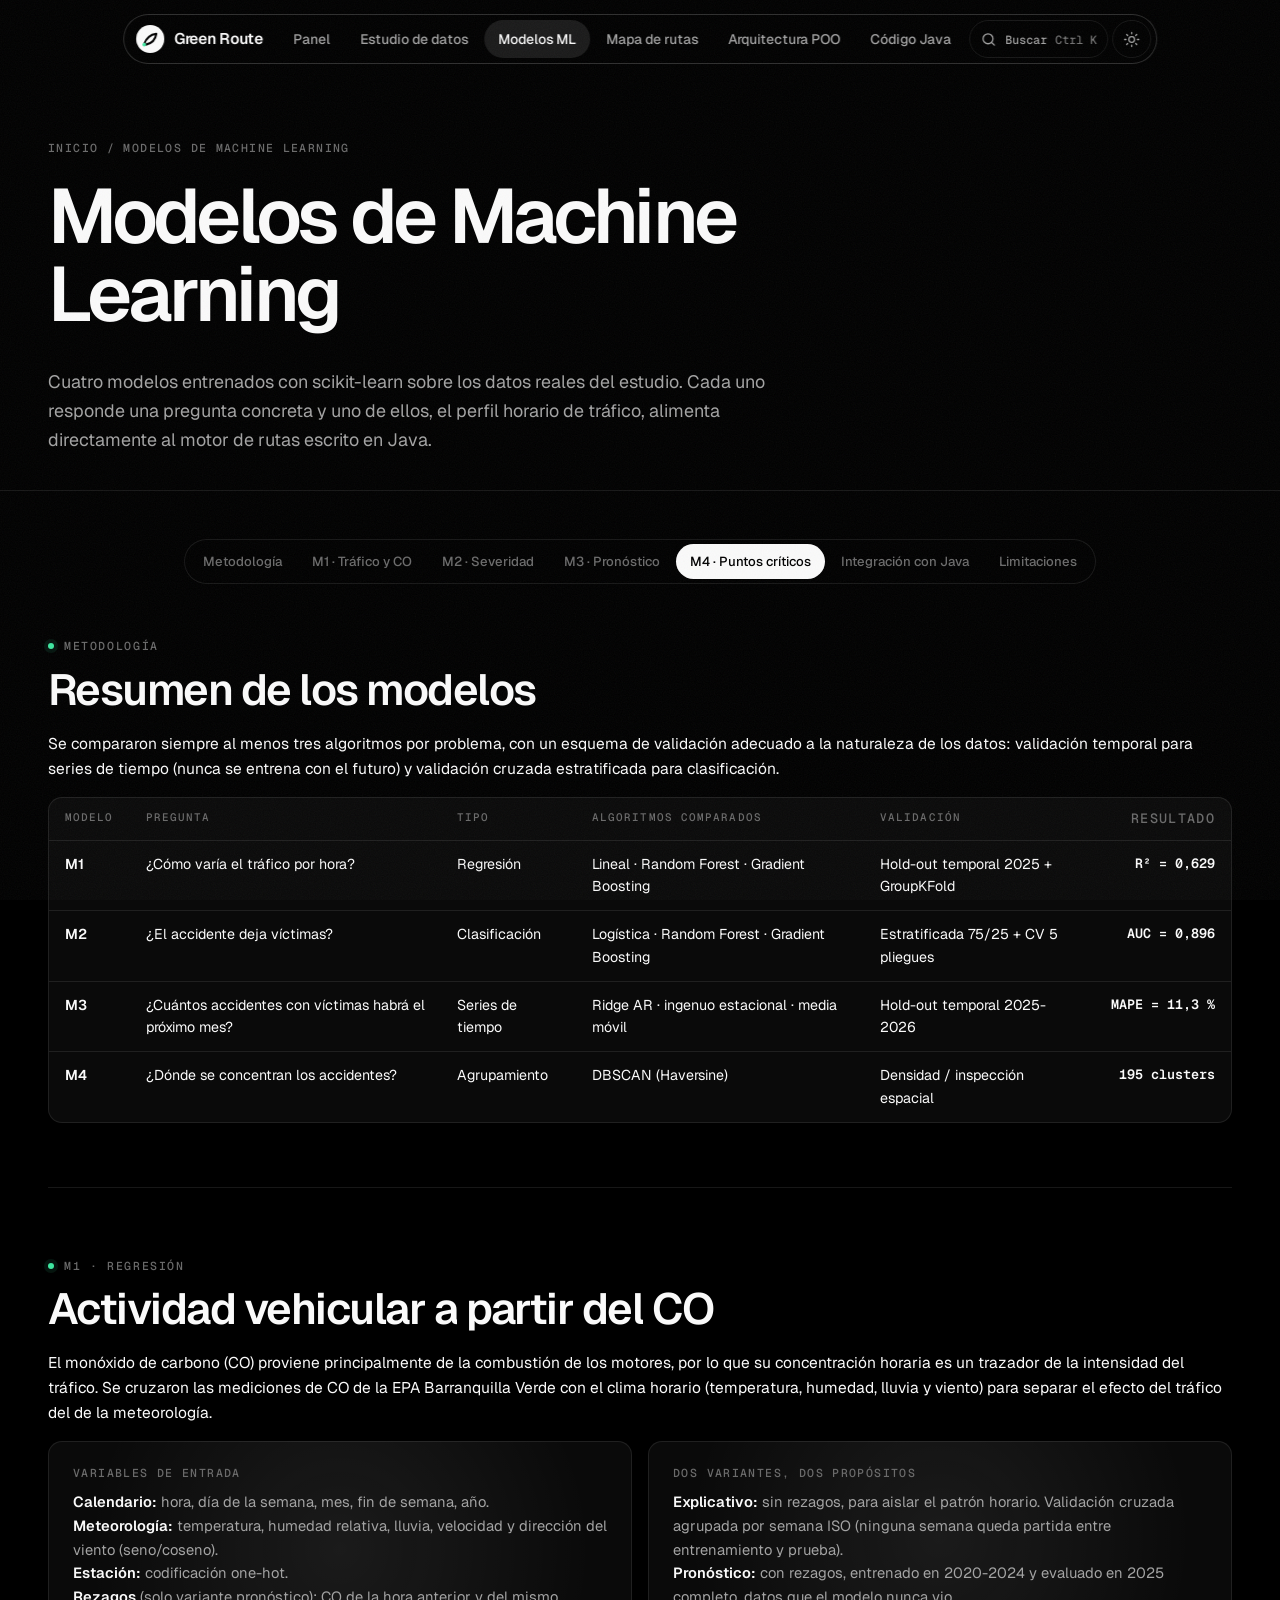
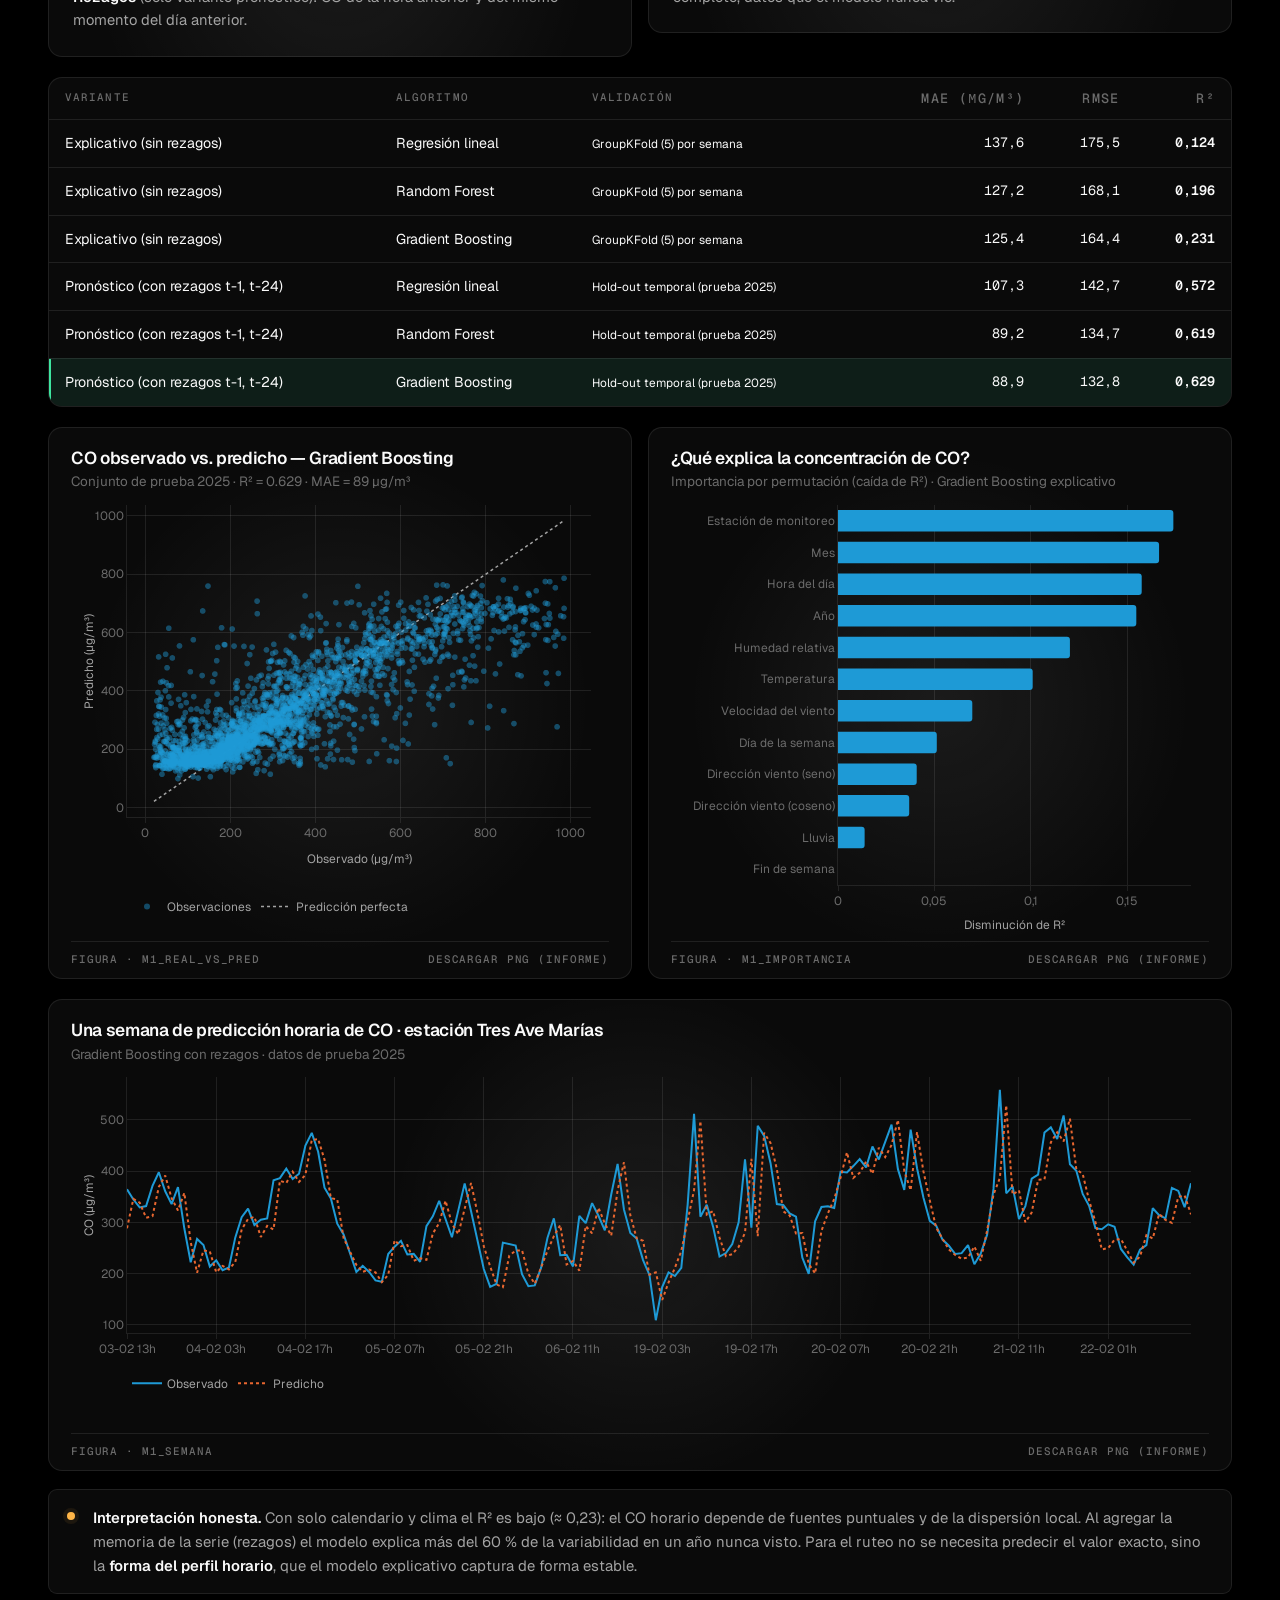
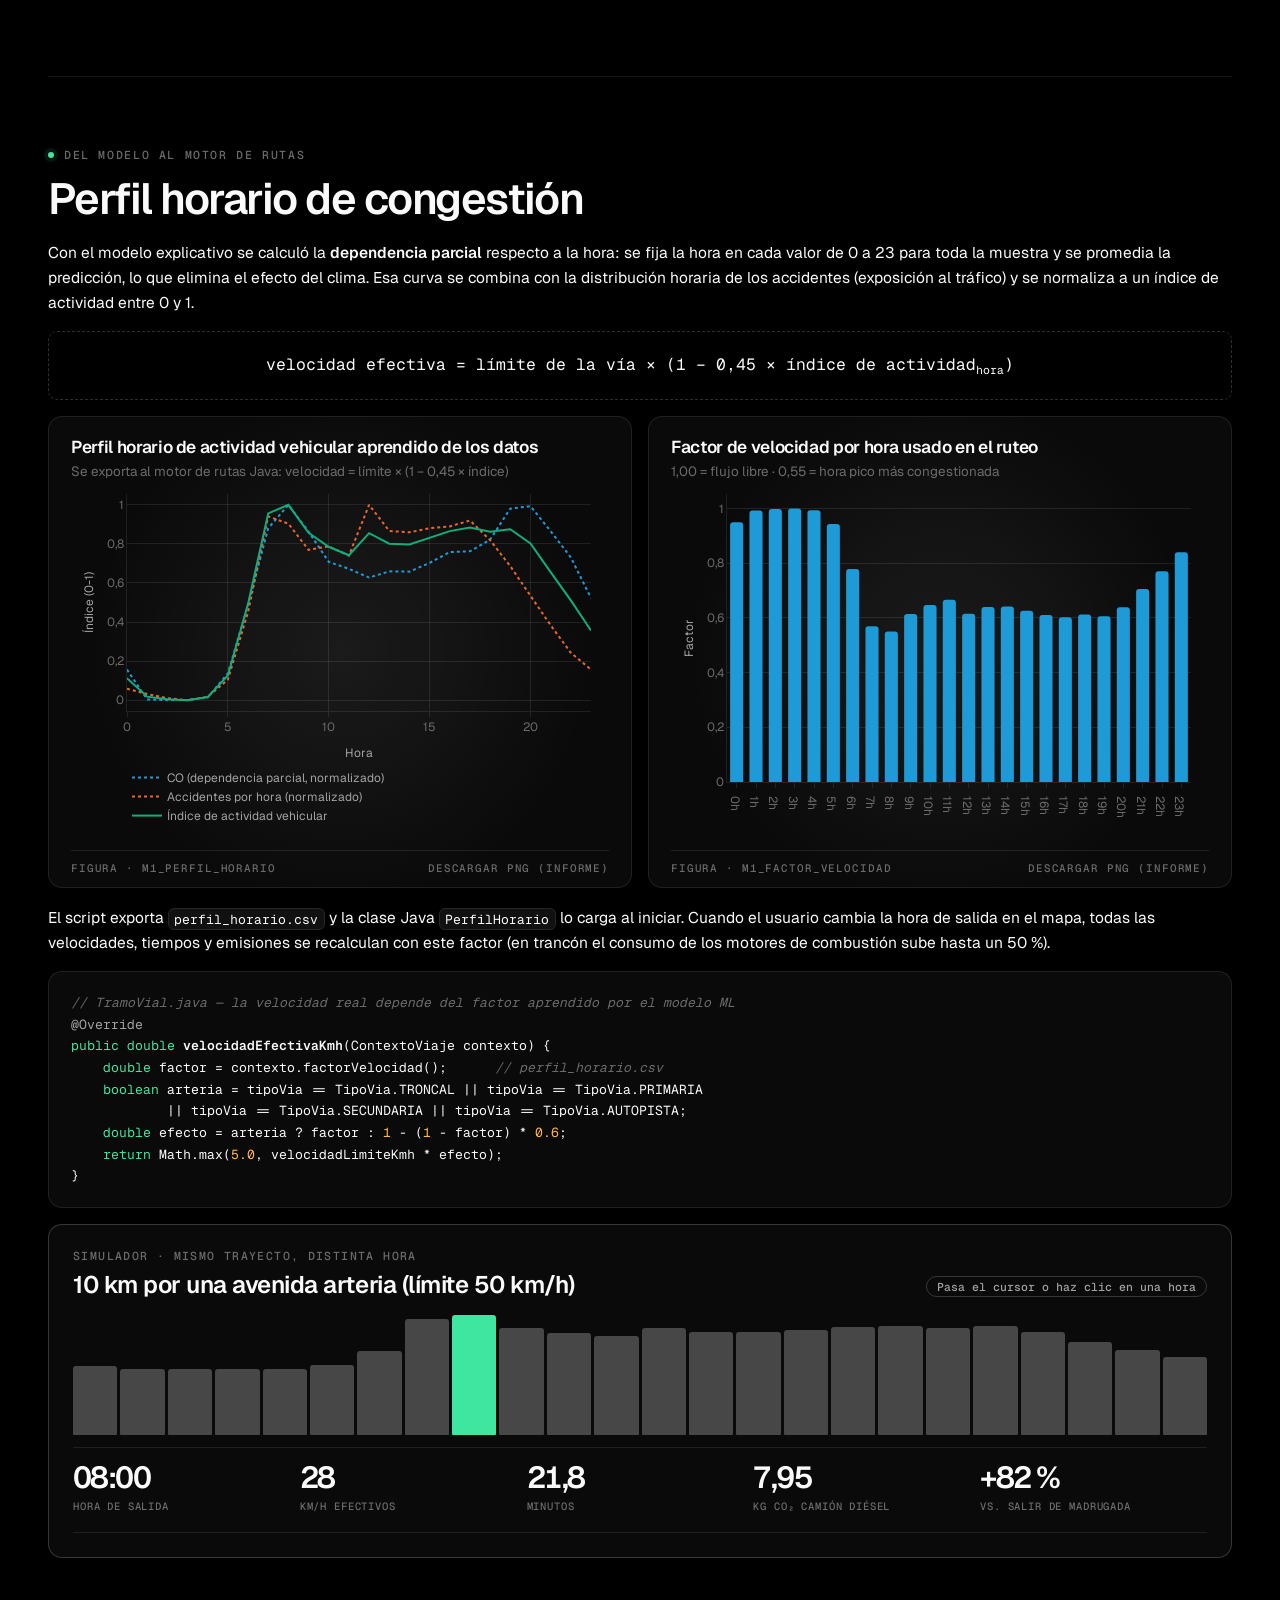
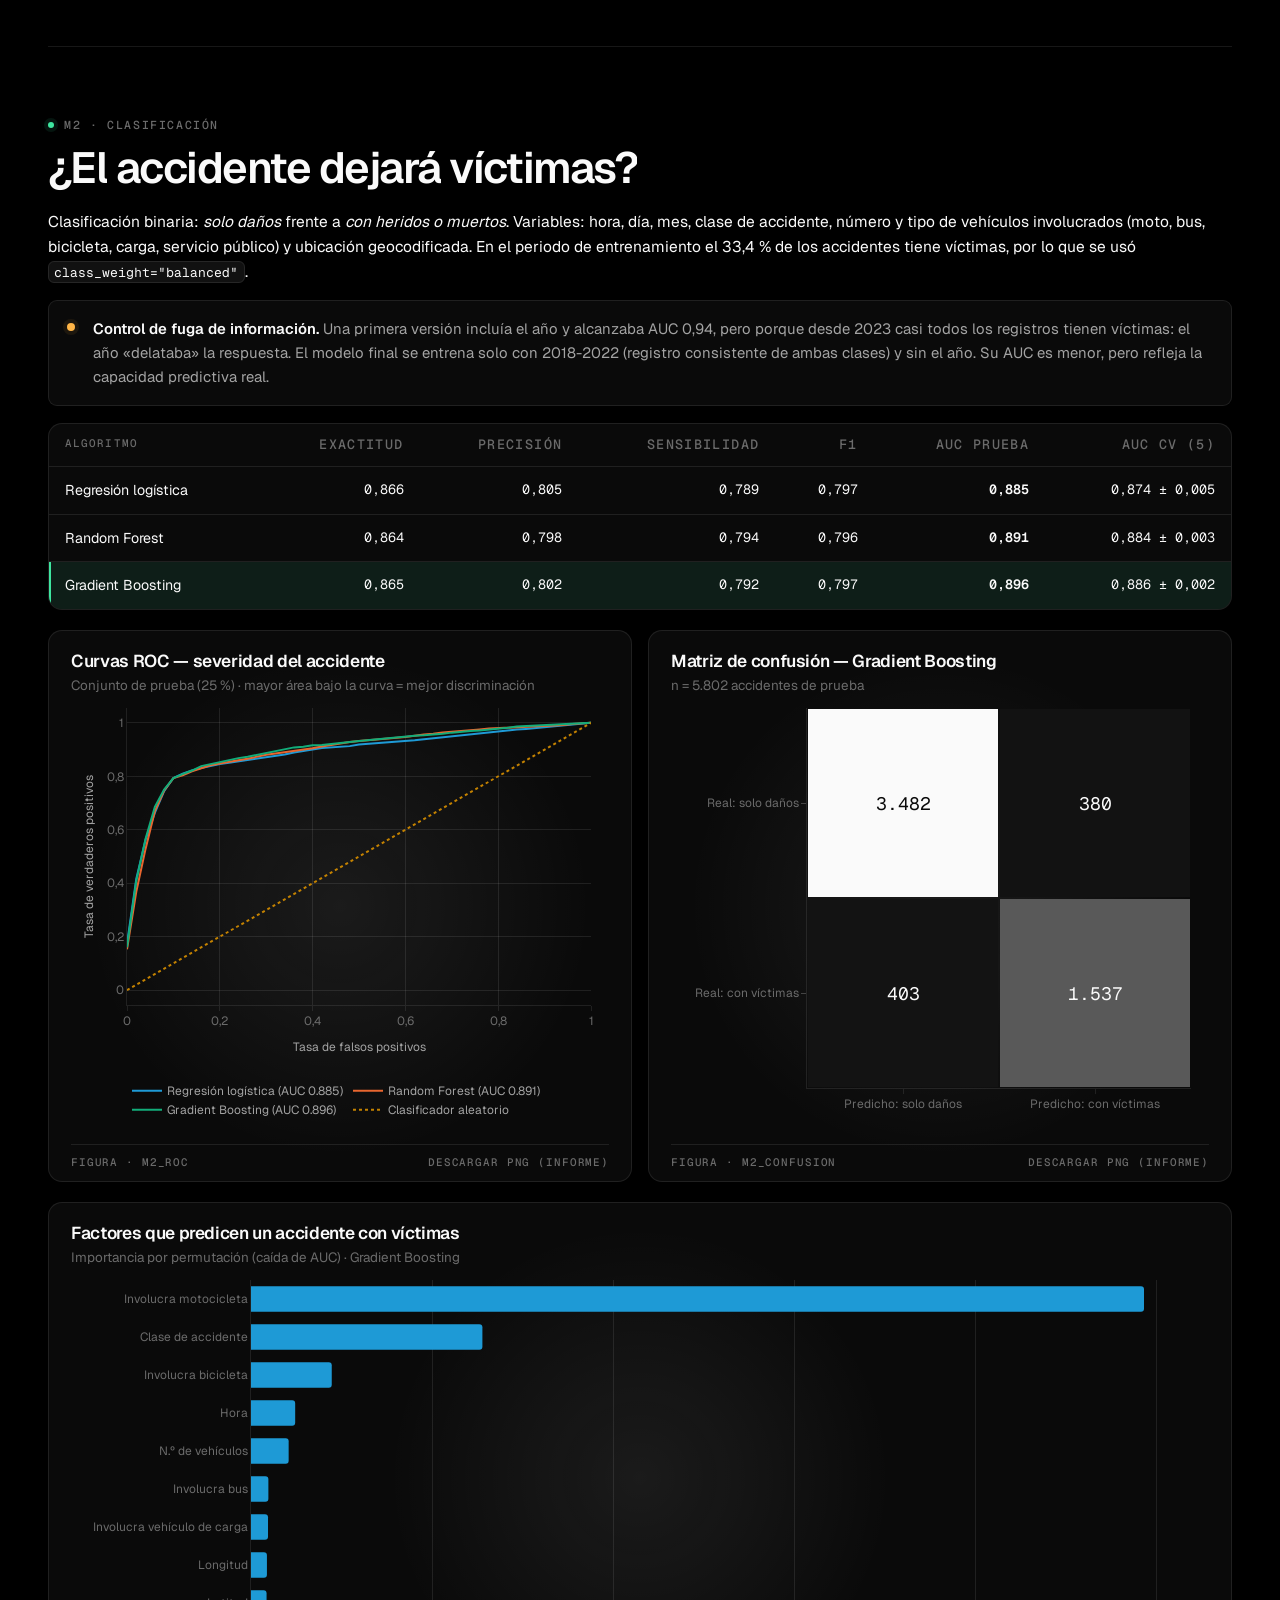
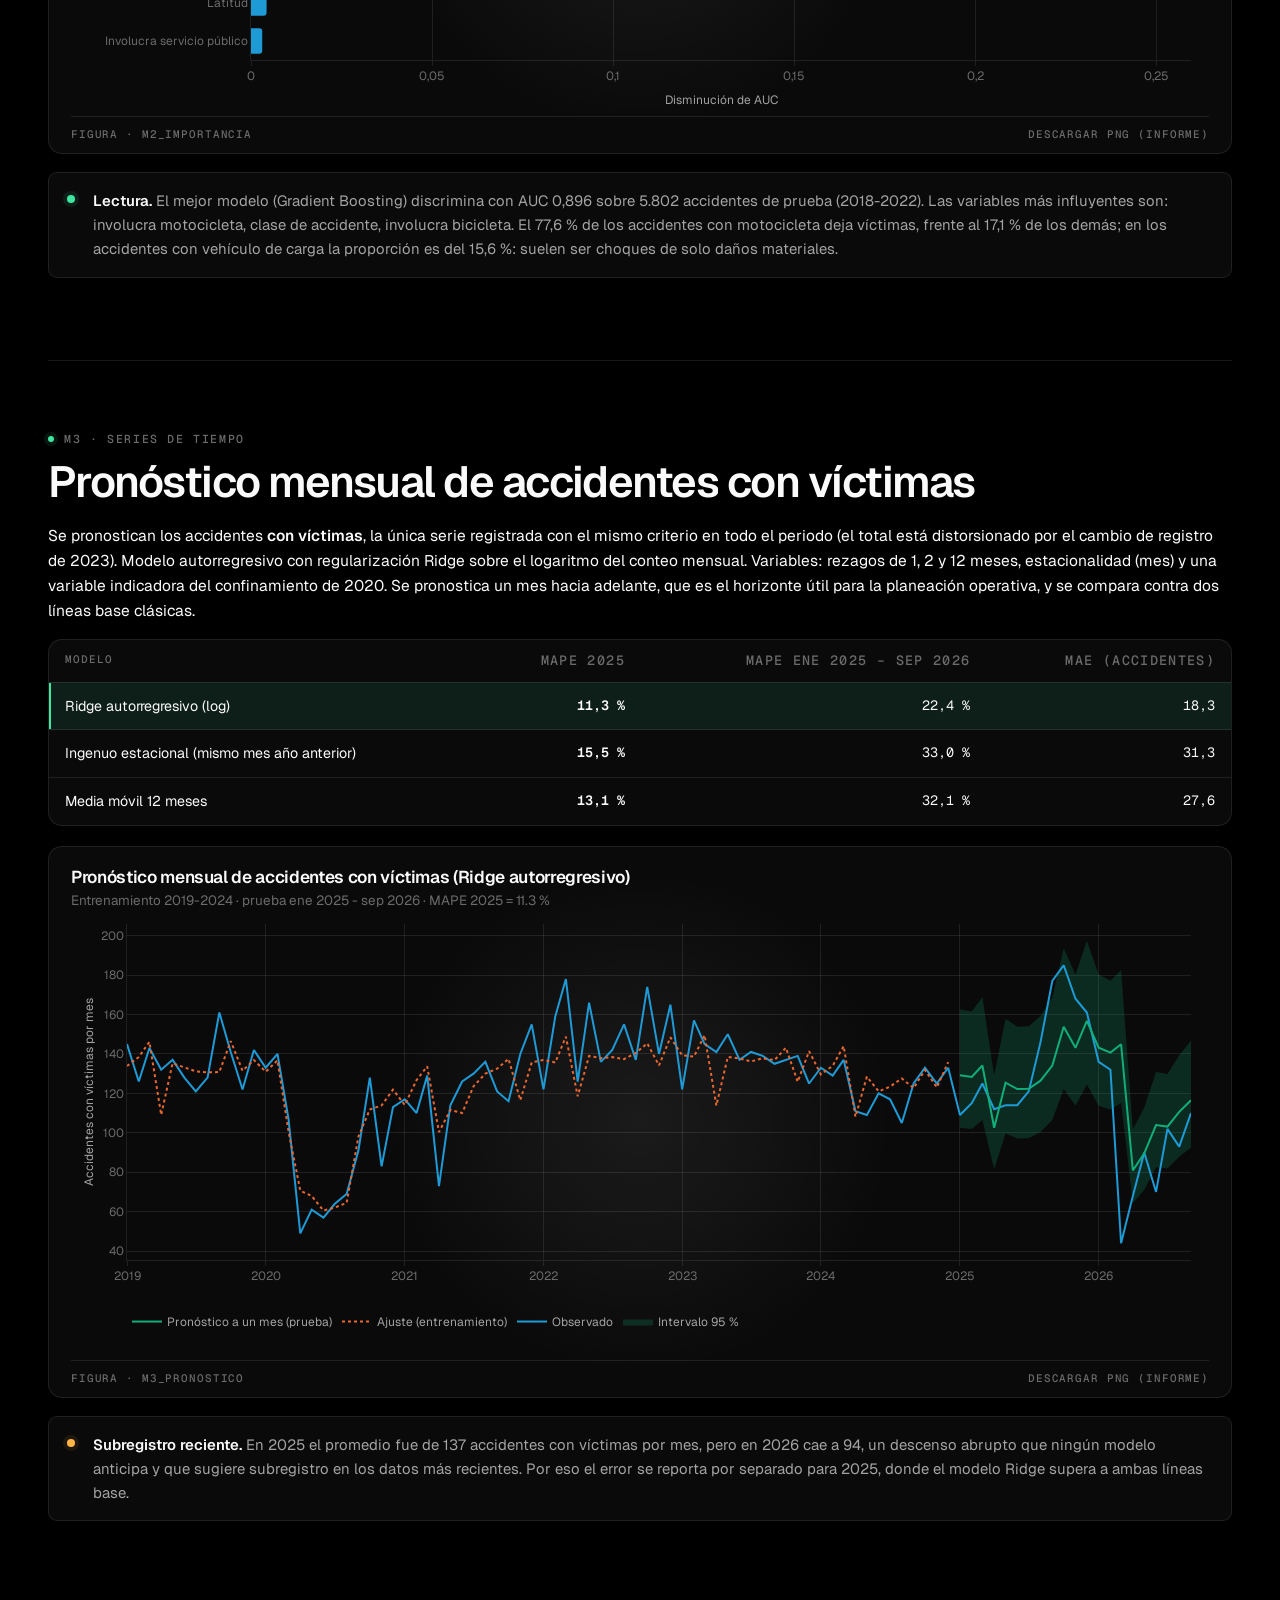
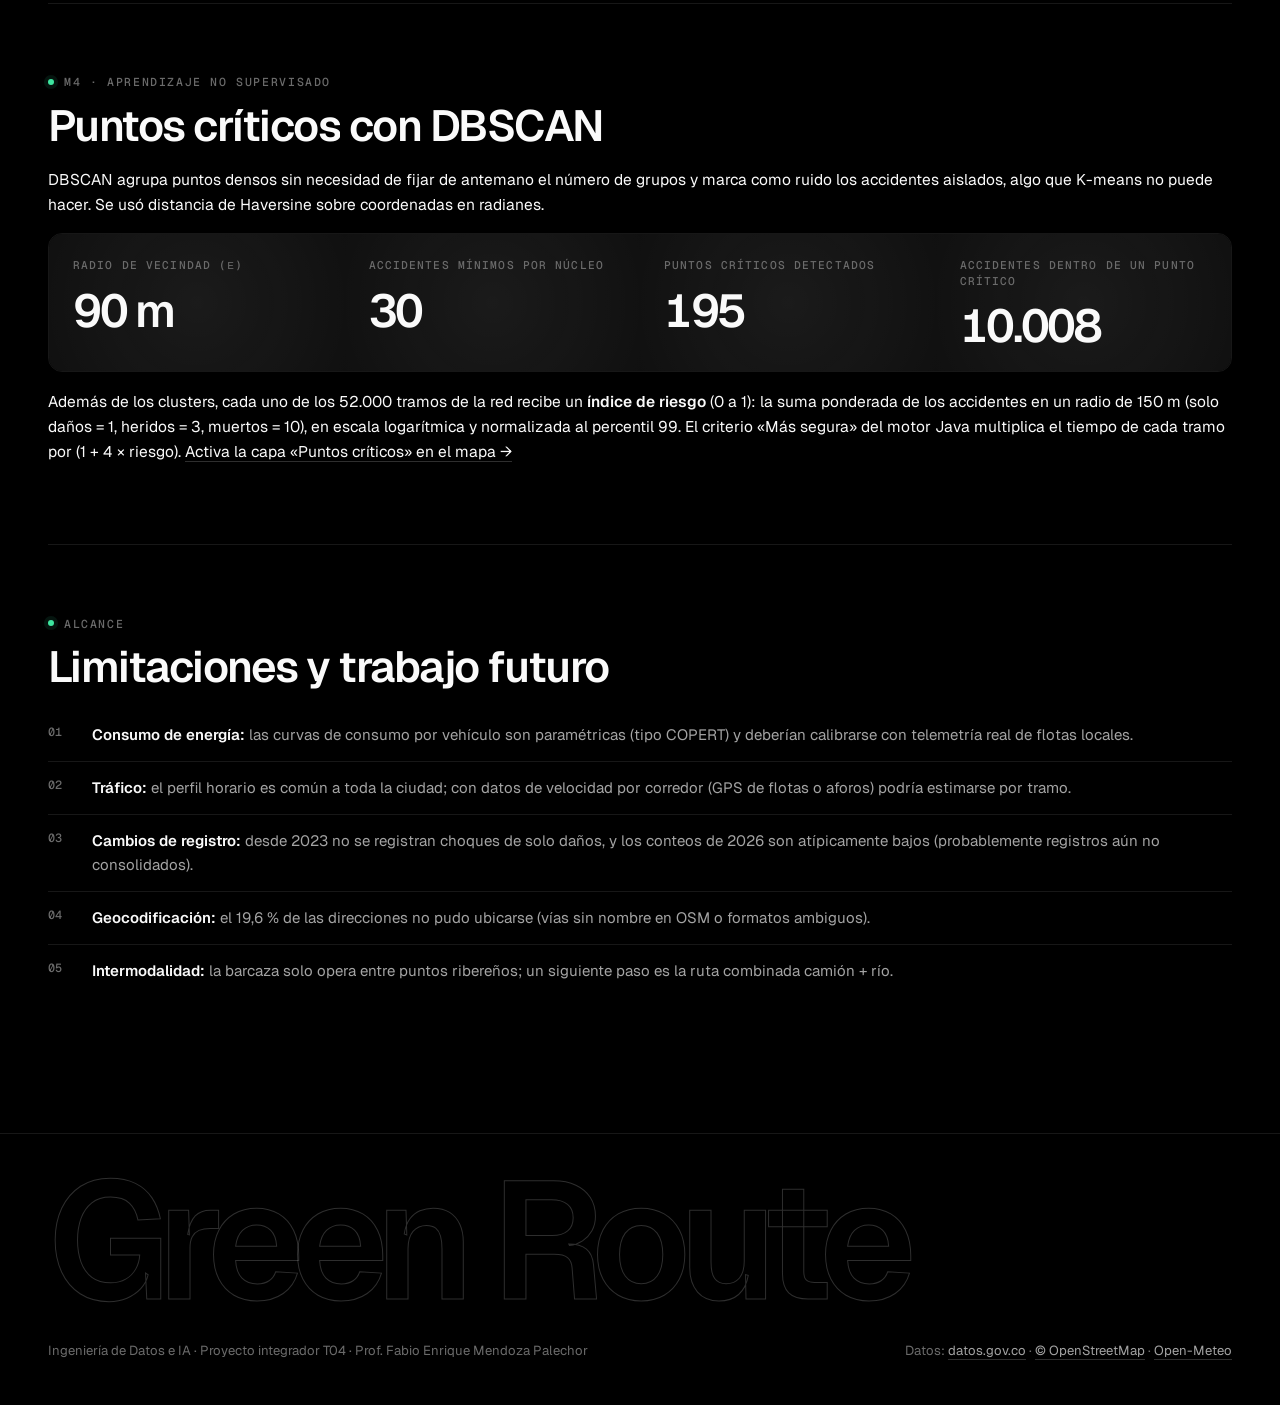
<file: modelos.html>
<!doctype html>
<html lang="es">
<head>
  <meta charset="utf-8">
  <meta name="viewport" content="width=device-width, initial-scale=1">
  <title>Modelos de Machine Learning · Green Route</title>
  <meta name="description" content="Regresión, clasificación, pronóstico y agrupamiento con datos reales de Barranquilla, y su integración con el motor de rutas.">
  <link rel="icon" href="img/favicon.svg" type="image/svg+xml">
  <link rel="preconnect" href="https://fonts.googleapis.com">
  <link href="https://fonts.googleapis.com/css2?family=Geist:wght@300..700&family=Geist+Mono:wght@400;500&display=swap" rel="stylesheet">
  <link rel="stylesheet" href="css/estilos.css?v=3d4">
</head>
<body>
<header class="cab-pagina">
  <div class="contenedor">
    <div class="miga"><a href="index.html">Inicio</a> / Modelos de Machine Learning</div>
    <h1>Modelos de Machine Learning</h1>
    <p>Cuatro modelos entrenados con scikit-learn sobre los datos reales del estudio. Cada uno responde una pregunta concreta
      y uno de ellos, el perfil horario de tráfico, alimenta directamente al motor de rutas escrito en Java.</p>
  </div>
</header>

<main class="contenedor seccion" style="padding-top:48px">
  <div class="con-indice">
    <nav class="indice-pagina" aria-label="Contenido de la página">
      <h4>En esta página</h4>
      <a href="#metodologia">Metodología</a>
      <a href="#m1">M1 · Tráfico y CO</a>
      <a href="#m2">M2 · Severidad</a>
      <a href="#m3">M3 · Pronóstico</a>
      <a href="#m4">M4 · Puntos críticos</a>
      <a href="#integracion">Integración con Java</a>
      <a href="#limitaciones">Limitaciones</a>
    </nav>
    <div>
      <section class="subseccion" id="metodologia">
        <div class="etiqueta">Metodología</div>
        <h2>Resumen de los modelos</h2>
        <p>Se compararon siempre al menos tres algoritmos por problema, con un esquema de validación adecuado a la naturaleza de los datos:
          validación temporal para series de tiempo (nunca se entrena con el futuro) y validación cruzada estratificada para clasificación.</p>
        <div class="tabla-env">
          <table>
            <thead><tr><th>Modelo</th><th>Pregunta</th><th>Tipo</th><th>Algoritmos comparados</th><th>Validación</th><th class="num">Resultado</th></tr></thead>
            <tbody id="tabla-resumen"></tbody>
          </table>
        </div>
      </section>

      <section class="subseccion" id="m1">
        <div class="etiqueta">M1 · Regresión</div>
        <h2>Actividad vehicular a partir del CO</h2>
        <p>El monóxido de carbono (CO) proviene principalmente de la combustión de los motores, por lo que su concentración horaria es un
          trazador de la intensidad del tráfico. Se cruzaron las mediciones de CO de la EPA Barranquilla Verde con el clima horario
          (temperatura, humedad, lluvia y viento) para separar el efecto del tráfico del de la meteorología.</p>
        <div class="rejilla rejilla-2" style="align-items:start">
          <div class="tarjeta tarjeta--plana">
            <h4>Variables de entrada</h4>
            <p style="font-size:.92rem"><b>Calendario:</b> hora, día de la semana, mes, fin de semana, año.<br>
              <b>Meteorología:</b> temperatura, humedad relativa, lluvia, velocidad y dirección del viento (seno/coseno).<br>
              <b>Estación:</b> codificación one-hot.<br><b>Rezagos</b> (solo variante pronóstico): CO de la hora anterior y del mismo momento del día anterior.</p>
          </div>
          <div class="tarjeta tarjeta--plana">
            <h4>Dos variantes, dos propósitos</h4>
            <p style="font-size:.92rem"><b>Explicativo:</b> sin rezagos, para aislar el patrón horario. Validación cruzada agrupada por semana ISO
              (ninguna semana queda partida entre entrenamiento y prueba).<br>
              <b>Pronóstico:</b> con rezagos, entrenado en 2020-2024 y evaluado en 2025 completo, datos que el modelo nunca vio.</p>
          </div>
        </div>
        <div class="tabla-env" style="margin-top:20px">
          <table><thead><tr><th>Variante</th><th>Algoritmo</th><th>Validación</th><th class="num">MAE (µg/m³)</th><th class="num">RMSE</th><th class="num">R²</th></tr></thead>
            <tbody id="tabla-m1"></tbody></table>
        </div>
        <div class="rejilla rejilla-2" style="margin-top:20px">
          <div class="grafica-tarjeta"><div class="grafica grafica--alta" data-id="m1_real_vs_pred"></div></div>
          <div class="grafica-tarjeta"><div class="grafica grafica--alta" data-id="m1_importancia"></div></div>
        </div>
        <div class="grafica-tarjeta" style="margin-top:20px"><div class="grafica" data-id="m1_semana"></div></div>
        <div class="nota nota--aviso" style="margin-top:18px"><strong>Interpretación honesta.</strong> Con solo calendario y clima el R² es bajo
          (≈ 0,23): el CO horario depende de fuentes puntuales y de la dispersión local. Al agregar la memoria de la serie (rezagos) el modelo explica
          más del 60 % de la variabilidad en un año nunca visto. Para el ruteo no se necesita predecir el valor exacto, sino la <b>forma del perfil
          horario</b>, que el modelo explicativo captura de forma estable.</div>
      </section>

      <section class="subseccion" id="integracion">
        <div class="etiqueta">Del modelo al motor de rutas</div>
        <h2>Perfil horario de congestión</h2>
        <p>Con el modelo explicativo se calculó la <b>dependencia parcial</b> respecto a la hora: se fija la hora en cada valor de 0 a 23 para toda
          la muestra y se promedia la predicción, lo que elimina el efecto del clima. Esa curva se combina con la distribución horaria de los
          accidentes (exposición al tráfico) y se normaliza a un índice de actividad entre 0 y 1.</p>
        <div class="formula">velocidad efectiva = límite de la vía × (1 − 0,45 × índice de actividad<sub>hora</sub>)</div>
        <div class="rejilla rejilla-2">
          <div class="grafica-tarjeta"><div class="grafica" data-id="m1_perfil_horario"></div></div>
          <div class="grafica-tarjeta"><div class="grafica" data-id="m1_factor_velocidad"></div></div>
        </div>
        <p style="margin-top:18px">El script exporta <code>perfil_horario.csv</code> y la clase Java <code>PerfilHorario</code> lo carga al iniciar. Cuando el usuario
          cambia la hora de salida en el mapa, todas las velocidades, tiempos y emisiones se recalculan con este factor (en trancón el consumo de
          los motores de combustión sube hasta un 50 %).</p>
<pre><code><span class="tok-c">// TramoVial.java — la velocidad real depende del factor aprendido por el modelo ML</span>
<span class="tok-a">@Override</span>
<span class="tok-k">public double</span> <span class="tok-t">velocidadEfectivaKmh</span>(ContextoViaje contexto) {
    <span class="tok-k">double</span> factor = contexto.factorVelocidad();      <span class="tok-c">// perfil_horario.csv</span>
    <span class="tok-k">boolean</span> arteria = tipoVia == TipoVia.TRONCAL || tipoVia == TipoVia.PRIMARIA
            || tipoVia == TipoVia.SECUNDARIA || tipoVia == TipoVia.AUTOPISTA;
    <span class="tok-k">double</span> efecto = arteria ? factor : <span class="tok-s">1</span> - (<span class="tok-s">1</span> - factor) * <span class="tok-s">0.6</span>;
    <span class="tok-k">return</span> Math.max(<span class="tok-s">5.0</span>, velocidadLimiteKmh * efecto);
}</code></pre>

        <div class="explorador" id="sim-trafico">
          <div class="explorador__cab">
            <div><h4>Simulador · mismo trayecto, distinta hora</h4><h3 id="st-titulo">10 km por una avenida arteria (límite 50 km/h)</h3></div>
            <span class="pastilla">Pasa el cursor o haz clic en una hora</span>
          </div>
          <div class="trayecto" id="st-barras" aria-label="Tiempo de viaje por hora"></div>
          <div class="explorador__kpis" style="margin:12px 0 0">
            <div><b id="st-hora">—</b><small>hora de salida</small></div>
            <div><b id="st-vel">—</b><small>km/h efectivos</small></div>
            <div><b id="st-min">—</b><small>minutos</small></div>
            <div><b id="st-co2">—</b><small>kg CO₂ camión diésel</small></div>
            <div><b id="st-extra">—</b><small>vs. salir de madrugada</small></div>
          </div>
        </div>
      </section>

      <section class="subseccion" id="m2">
        <div class="etiqueta">M2 · Clasificación</div>
        <h2>¿El accidente dejará víctimas?</h2>
        <p>Clasificación binaria: <i>solo daños</i> frente a <i>con heridos o muertos</i>. Variables: hora, día, mes, clase de accidente,
          número y tipo de vehículos involucrados (moto, bus, bicicleta, carga, servicio público) y ubicación geocodificada.
          En el periodo de entrenamiento el <span id="balance">—</span> % de los accidentes tiene víctimas, por lo que se usó <code>class_weight="balanced"</code>.</p>
        <div class="nota nota--aviso"><strong>Control de fuga de información.</strong> Una primera versión incluía el año y alcanzaba AUC 0,94, pero
          porque desde 2023 casi todos los registros tienen víctimas: el año «delataba» la respuesta. El modelo final se entrena solo con
          2018-2022 (registro consistente de ambas clases) y sin el año. Su AUC es menor, pero refleja la capacidad predictiva real.</div>

        <div class="tabla-env">
          <table><thead><tr><th>Algoritmo</th><th class="num">Exactitud</th><th class="num">Precisión</th><th class="num">Sensibilidad</th><th class="num">F1</th><th class="num">AUC prueba</th><th class="num">AUC CV (5)</th></tr></thead>
            <tbody id="tabla-m2"></tbody></table>
        </div>
        <div class="rejilla rejilla-2" style="margin-top:20px">
          <div class="grafica-tarjeta"><div class="grafica grafica--alta" data-id="m2_roc"></div></div>
          <div class="grafica-tarjeta"><div class="grafica grafica--alta" data-id="m2_confusion"></div></div>
        </div>
        <div class="grafica-tarjeta" style="margin-top:20px"><div class="grafica grafica--alta" data-id="m2_importancia"></div></div>
        <div class="nota" style="margin-top:18px" id="nota-m2"></div>
      </section>

      <section class="subseccion" id="m3">
        <div class="etiqueta">M3 · Series de tiempo</div>
        <h2>Pronóstico mensual de accidentes con víctimas</h2>
        <p>Se pronostican los accidentes <b>con víctimas</b>, la única serie registrada con el mismo criterio en todo el periodo
          (el total está distorsionado por el cambio de registro de 2023).
          Modelo autorregresivo con regularización Ridge sobre el logaritmo del conteo mensual. Variables: rezagos de 1, 2 y 12 meses,
          estacionalidad (mes) y una variable indicadora del confinamiento de 2020. Se pronostica un mes hacia adelante, que es el horizonte útil
          para la planeación operativa, y se compara contra dos líneas base clásicas.</p>
        <div class="tabla-env">
          <table><thead><tr><th>Modelo</th><th class="num">MAPE 2025</th><th class="num">MAPE ene 2025 – sep 2026</th><th class="num">MAE (accidentes)</th></tr></thead>
            <tbody id="tabla-m3"></tbody></table>
        </div>
        <div class="grafica-tarjeta" style="margin-top:20px"><div class="grafica grafica--alta" data-id="m3_pronostico"></div></div>
        <div class="nota nota--aviso" style="margin-top:18px" id="nota-m3"></div>
      </section>

      <section class="subseccion" id="m4">
        <div class="etiqueta">M4 · Aprendizaje no supervisado</div>
        <h2>Puntos críticos con DBSCAN</h2>
        <p>DBSCAN agrupa puntos densos sin necesidad de fijar de antemano el número de grupos y marca como ruido los accidentes aislados,
          algo que K-means no puede hacer. Se usó distancia de Haversine sobre coordenadas en radianes.</p>
        <div class="kpis">
          <div class="kpi"><div class="kpi__valor"><span data-dato="eps_m">—</span> m</div><div class="kpi__etq">radio de vecindad (ε)</div></div>
          <div class="kpi"><div class="kpi__valor" data-dato="min_samples">—</div><div class="kpi__etq">accidentes mínimos por núcleo</div></div>
          <div class="kpi"><div class="kpi__valor" data-dato="total_clusters">—</div><div class="kpi__etq">puntos críticos detectados</div></div>
          <div class="kpi"><div class="kpi__valor" data-dato="accidentes_en_clusters">—</div><div class="kpi__etq">accidentes dentro de un punto crítico</div></div>
        </div>
        <p style="margin-top:18px">Además de los clusters, cada uno de los 52.000 tramos de la red recibe un <b>índice de riesgo</b> (0 a 1): la suma
          ponderada de los accidentes en un radio de 150 m (solo daños = 1, heridos = 3, muertos = 10), en escala logarítmica y normalizada al
          percentil 99. El criterio «Más segura» del motor Java multiplica el tiempo de cada tramo por (1 + 4 × riesgo).
          <a href="mapa.html">Activa la capa «Puntos críticos» en el mapa →</a></p>
      </section>

      <section class="subseccion" id="limitaciones">
        <div class="etiqueta">Alcance</div>
        <h2>Limitaciones y trabajo futuro</h2>
        <ul class="lista-check">
          <li><strong>Consumo de energía:</strong> las curvas de consumo por vehículo son paramétricas (tipo COPERT) y deberían calibrarse con telemetría real de flotas locales.</li>
          <li><strong>Tráfico:</strong> el perfil horario es común a toda la ciudad; con datos de velocidad por corredor (GPS de flotas o aforos) podría estimarse por tramo.</li>
          <li><strong>Cambios de registro:</strong> desde 2023 no se registran choques de solo daños, y los conteos de 2026 son atípicamente bajos (probablemente registros aún no consolidados).</li>
          <li><strong>Geocodificación:</strong> el 19,6 % de las direcciones no pudo ubicarse (vías sin nombre en OSM o formatos ambiguos).</li>
          <li><strong>Intermodalidad:</strong> la barcaza solo opera entre puntos ribereños; un siguiente paso es la ruta combinada camión + río.</li>
        </ul>
      </section>
    </div>
  </div>
</main>

<script src="vendor/plotly.min.js"></script>
<script src="js/comun.js?v=3d4"></script>
<script src="js/graficas.js?v=3d4"></script>
<script src="js/simulador.js?v=3d4"></script>
<script>
  (async () => {
    const m = await GR.json("data/modelos.json");
    const f = GR.fmt;
    const mejorM1 = m.m1.mejor, mejorM2 = m.m2.mejor, m3 = m.m3.comparacion[0];
    document.getElementById("tabla-resumen").innerHTML = [
      ["M1", "¿Cómo varía el tráfico por hora?", "Regresión", "Lineal · Random Forest · Gradient Boosting", "Hold-out temporal 2025 + GroupKFold", `R² = ${f(mejorM1.R2, 3)}`],
      ["M2", "¿El accidente deja víctimas?", "Clasificación", "Logística · Random Forest · Gradient Boosting", "Estratificada 75/25 + CV 5 pliegues", `AUC = ${f(mejorM2.auc, 3)}`],
      ["M3", "¿Cuántos accidentes con víctimas habrá el próximo mes?", "Series de tiempo", "Ridge AR · ingenuo estacional · media móvil", "Hold-out temporal 2025-2026", `MAPE = ${f(m3.MAPE_2025, 1)} %`],
      ["M4", "¿Dónde se concentran los accidentes?", "Agrupamiento", "DBSCAN (Haversine)", "Densidad / inspección espacial", `${f(m.m4.total_clusters)} clusters`],
    ].map((r) => `<tr><td><b>${r[0]}</b></td><td>${r[1]}</td><td>${r[2]}</td><td>${r[3]}</td><td>${r[4]}</td><td class="num"><b>${r[5]}</b></td></tr>`).join("");

    document.getElementById("tabla-m1").innerHTML = m.m1.resultados.map((r) => {
      const best = r.variante === mejorM1.variante && r.modelo === mejorM1.modelo;
      return `<tr class="${best ? "destacada" : ""}"><td>${r.variante}</td><td>${r.modelo}</td><td><small>${r.validacion}</small></td>
        <td class="num">${f(r.MAE, 1)}</td><td class="num">${f(r.RMSE, 1)}</td><td class="num"><b>${f(r.R2, 3)}</b></td></tr>`; }).join("");

    document.getElementById("balance").textContent = f(m.m2.balance_clases * 100, 1);
    document.getElementById("tabla-m2").innerHTML = m.m2.resultados.map((r) => `<tr class="${r.modelo === mejorM2.modelo ? "destacada" : ""}">
      <td>${r.modelo}</td><td class="num">${f(r.accuracy, 3)}</td><td class="num">${f(r.precision, 3)}</td><td class="num">${f(r.recall, 3)}</td>
      <td class="num">${f(r.f1, 3)}</td><td class="num"><b>${f(r.auc, 3)}</b></td><td class="num">${f(r.auc_cv_media, 3)} ± ${f(r.auc_cv_std, 3)}</td></tr>`).join("");
    document.getElementById("nota-m2").innerHTML = `<strong>Lectura.</strong> El mejor modelo (${mejorM2.modelo}) discrimina con AUC ${f(mejorM2.auc, 3)}
      sobre ${f(m.m2.n_test)} accidentes de prueba (${m.m2.periodo}). Las variables más influyentes son: ${m.m2.importancia_top.join(", ").toLowerCase()}.
      El ${f(m.m2.pct_victimas_con_moto, 1)} % de los accidentes con motocicleta deja víctimas, frente al ${f(m.m2.pct_victimas_sin_moto, 1)} % de los demás;
      en los accidentes con vehículo de carga la proporción es del ${f(m.m2.pct_victimas_con_carga, 1)} %: suelen ser choques de solo daños materiales.`;

    document.getElementById("tabla-m3").innerHTML = m.m3.comparacion.map((r, i) => `<tr class="${i === 0 ? "destacada" : ""}">
      <td>${r.modelo}</td><td class="num"><b>${f(r.MAPE_2025, 1)} %</b></td><td class="num">${f(r.MAPE_total, 1)} %</td><td class="num">${f(r.MAE, 1)}</td></tr>`).join("");
    document.getElementById("nota-m3").innerHTML = `<strong>Subregistro reciente.</strong> En 2025 el promedio fue de ${f(m.m3.promedio_mensual_2025)} accidentes con víctimas por mes,
      pero en 2026 cae a ${f(m.m3.promedio_mensual_2026)}, un descenso abrupto que ningún modelo anticipa y que sugiere subregistro en los datos más recientes.
      Por eso el error se reporta por separado para 2025, donde el modelo Ridge supera a ambas líneas base.`;
    GR.rellenar(m.m4, document.getElementById("m4"));
  })();
</script>
</body>
</html>
</file>
<file: css/estilos.css>
:root, :root[data-theme="dark"] {
  color-scheme: dark;
  --bg: #000000;
  --bg-2: #050505;
  --panel: #0a0a0a;
  --panel-2: #111111;
  --panel-3: #1a1a1a;
  --line: rgba(255, 255, 255, .09);
  --line-2: rgba(255, 255, 255, .18);
  --ink: #fafafa;
  --ink-2: #a3a3a3;
  --muted: #6b6b6b;
  --inv: #000000;
  --accent: #3ee6a0;
  --accent-ink: #3ee6a0;
  --accent-soft: rgba(62, 230, 160, .09);
  --warn: #ffb547; --warn-soft: rgba(255, 181, 71, .08);
  --bad: #ff6b7d; --bad-soft: rgba(255, 107, 125, .08);
  --glow: rgba(255, 255, 255, .07);
  --grano: .05;
  --shadow: 0 24px 60px -30px rgba(0, 0, 0, .9);
}
:root[data-theme="light"] {
  color-scheme: light;
  --bg: #ffffff;
  --bg-2: #fafafa;
  --panel: #ffffff;
  --panel-2: #f5f5f5;
  --panel-3: #ebebeb;
  --line: rgba(0, 0, 0, .09);
  --line-2: rgba(0, 0, 0, .2);
  --ink: #0a0a0a;
  --ink-2: #525252;
  --muted: #8f8f8f;
  --inv: #ffffff;
  --accent: #0a8a55;
  --accent-ink: #0a8a55;
  --accent-soft: rgba(10, 138, 85, .08);
  --warn: #b26a00; --warn-soft: rgba(178, 106, 0, .07);
  --bad: #c9283e; --bad-soft: rgba(201, 40, 62, .07);
  --glow: rgba(0, 0, 0, .05);
  --grano: .035;
  --shadow: 0 24px 50px -30px rgba(0, 0, 0, .25);
}
:root {
  --surface: var(--panel); --surface-2: var(--panel-2); --surface-3: var(--panel-3);
  --border: var(--line); --border-strong: var(--line-2); --good: var(--accent);
  --radius: 14px; --radius-sm: 9px;
  --font-sans: "Geist", "Inter", system-ui, -apple-system, "Segoe UI", sans-serif;
  --font-mono: "Geist Mono", "JetBrains Mono", ui-monospace, Consolas, monospace;
  --font-serif: var(--font-sans); --font-display: var(--font-sans);
  --maxw: 1240px;
  --nav-h: 76px;
}

*, *::before, *::after { box-sizing: border-box; }
html { scroll-behavior: smooth; scroll-padding-top: 140px; background: var(--bg); }
body { margin: 0; background: var(--bg); color: var(--ink); font: 400 15.5px/1.6 var(--font-sans); -webkit-font-smoothing: antialiased; padding-top: var(--nav-h); }
body::after { content: ""; position: fixed; inset: 0; pointer-events: none; z-index: 9999; opacity: var(--grano);
  background-image: url("data:image/svg+xml,%3Csvg xmlns='http://www.w3.org/2000/svg' width='160' height='160'%3E%3Cfilter id='n'%3E%3CfeTurbulence type='fractalNoise' baseFrequency='.85' numOctaves='3' stitchTiles='stitch'/%3E%3C/filter%3E%3Crect width='100%25' height='100%25' filter='url(%23n)'/%3E%3C/svg%3E"); }
img { max-width: 100%; display: block; }
a { color: var(--ink); text-decoration: underline; text-decoration-color: var(--line-2); text-underline-offset: 4px; transition: text-decoration-color .2s; }
a:hover { text-decoration-color: var(--ink); }
h1, h2, h3 { font-family: var(--font-sans); font-weight: 600; letter-spacing: -0.035em; line-height: 1.02; margin: 0 0 .45em; }
h1 { font-size: clamp(2.6rem, 6vw, 5.2rem); letter-spacing: -0.05em; }
h2 { font-size: clamp(1.8rem, 3.4vw, 2.8rem); }
h3 { font-size: 1.22rem; letter-spacing: -0.02em; }
h4 { font: 500 .72rem/1.3 var(--font-mono); text-transform: uppercase; letter-spacing: .12em; color: var(--muted); margin: 0 0 .8em; }
p { margin: 0 0 1em; }
b, strong { font-weight: 600; color: var(--ink); }
code, pre { font-family: var(--font-mono); font-size: .84em; }
code { background: var(--panel-2); padding: .12em .42em; border-radius: 6px; border: 1px solid var(--line); }
pre { background: var(--panel); color: var(--ink); border-radius: var(--radius); padding: 20px 22px; overflow-x: auto; line-height: 1.65; border: 1px solid var(--line); margin: 0 0 1.2em; }
pre code { background: none; border: 0; padding: 0; font-size: .82rem; }
.tok-k { color: var(--accent); } .tok-t { color: var(--ink); font-weight: 600; } .tok-c { color: var(--muted); font-style: italic; }
.tok-s { color: var(--warn); } .tok-a { color: var(--ink-2); }
hr { border: 0; border-top: 1px solid var(--line); margin: 2.5rem 0; }
::selection { background: var(--ink); color: var(--inv); }
::-webkit-scrollbar { width: 10px; height: 10px; }
::-webkit-scrollbar-thumb { background: var(--panel-3); border-radius: 10px; border: 2px solid var(--bg); }

html.vt-tema::view-transition-old(root), html.vt-tema::view-transition-new(root) { animation: none; mix-blend-mode: normal; }
html.vt-tema::view-transition-new(root) { z-index: 2; }

.nav {
  position: fixed; z-index: 1500; top: 14px; left: 50%; transform: translateX(-50%); height: 50px; width: max-content; max-width: calc(100vw - 24px);
  display: flex; align-items: center; gap: 4px; padding: 5px; border-radius: 999px;
  background: color-mix(in srgb, var(--bg) 72%, transparent); backdrop-filter: blur(18px) saturate(1.4); -webkit-backdrop-filter: blur(18px) saturate(1.4);
  border: 1px solid var(--line-2); box-shadow: var(--shadow);
}
.marca { display: flex; align-items: center; gap: 9px; padding: 0 12px 0 6px; text-decoration: none; color: var(--ink); font-weight: 600; letter-spacing: -.02em; white-space: nowrap; }
.marca svg { width: 30px; height: 30px; flex: none; }
.nav__links { position: relative; display: flex; gap: 2px; list-style: none; margin: 0; padding: 0; }
.nav__links a { position: relative; z-index: 1; display: block; padding: 8px 14px; border-radius: 999px; text-decoration: none; color: var(--ink-2); font-size: .86rem; font-weight: 500; white-space: nowrap; transition: color .2s; }
.nav__links a:hover, .nav__links a[aria-current="page"] { color: var(--ink); }
.nav__indicador { position: absolute; z-index: 0; top: 0; height: 100%; border-radius: 999px; background: var(--panel-3); transition: left .35s cubic-bezier(.3,.9,.3,1), width .35s cubic-bezier(.3,.9,.3,1); }
.nav__accion { height: 38px; min-width: 38px; border-radius: 999px; border: 1px solid var(--line); background: transparent; color: var(--ink-2); display: inline-flex; align-items: center; justify-content: center; gap: 8px; cursor: pointer; padding: 0 10px; font: 500 .74rem var(--font-mono); flex: none; transition: color .2s, border-color .2s; }
.nav__accion:hover { color: var(--ink); border-color: var(--line-2); }
.nav__accion svg { width: 17px; height: 17px; }
.nav__accion kbd { font: inherit; opacity: .7; }
.nav__menu { display: none; }
.progreso { position: fixed; z-index: 1600; top: 0; left: 0; height: 2px; width: 0; background: var(--ink); transition: width .1s linear; }
@media (max-width: 1080px) {
  .nav { left: 12px; right: 12px; transform: none; width: auto; justify-content: space-between; }
  .nav__menu { display: inline-flex; }
  .nav__links { display: none; position: absolute; top: 58px; left: 0; right: 0; flex-direction: column; padding: 8px; border-radius: 18px; background: var(--bg); border: 1px solid var(--line-2); box-shadow: var(--shadow); }
  .nav__links.abierto { display: flex; }
  .nav__links a { padding: 12px 14px; border-radius: 12px; }
  .nav__indicador { display: none; }
  .nav__accion kbd, .nav__accion .txt { display: none; }
}

.paleta-fondo { position: fixed; inset: 0; z-index: 3000; background: color-mix(in srgb, var(--bg) 55%, transparent); backdrop-filter: blur(6px); display: none; align-items: flex-start; justify-content: center; padding-top: 14vh; }
.paleta-fondo.abierta { display: flex; animation: aparecer .18s ease; }
.paleta { width: min(620px, 92vw); background: var(--panel); border: 1px solid var(--line-2); border-radius: 18px; box-shadow: var(--shadow); overflow: hidden; }
.paleta input { width: 100%; padding: 18px 20px; border: 0; border-bottom: 1px solid var(--line); background: transparent; color: var(--ink); font: 400 1.05rem var(--font-sans); outline: none; }
.paleta ul { list-style: none; margin: 0; padding: 8px; max-height: 52vh; overflow-y: auto; }
.paleta li { display: flex; align-items: center; gap: 12px; padding: 10px 12px; border-radius: 10px; cursor: pointer; color: var(--ink-2); font-size: .92rem; }
.paleta li small { margin-left: auto; font: 500 .7rem var(--font-mono); color: var(--muted); text-transform: uppercase; letter-spacing: .08em; }
.paleta li[aria-selected="true"] { background: var(--panel-3); color: var(--ink); }
.paleta li svg { width: 16px; height: 16px; flex: none; }
.paleta__pie { display: flex; gap: 16px; padding: 10px 16px; border-top: 1px solid var(--line); font: 500 .7rem var(--font-mono); color: var(--muted); }
@keyframes aparecer { from { opacity: 0; } }

.contenedor { max-width: var(--maxw); margin: 0 auto; padding: 0 28px; }
@media (max-width: 680px) { .contenedor { padding: 0 16px; } }
.seccion { padding-top: 72px; padding-bottom: 72px; }
.seccion__cab { max-width: 780px; margin-bottom: 32px; }
.seccion__cab p { color: var(--ink-2); font-size: 1.05rem; }
.etiqueta { display: inline-flex; align-items: center; gap: 10px; font: 500 .72rem/1 var(--font-mono); text-transform: uppercase; letter-spacing: .14em; color: var(--muted); margin-bottom: 16px; }
.etiqueta::before { content: ""; width: 6px; height: 6px; border-radius: 50%; background: var(--accent); box-shadow: 0 0 0 4px var(--accent-soft); }
.rejilla { display: grid; gap: 16px; }
.rejilla-2 { grid-template-columns: repeat(2, minmax(0, 1fr)); }
.rejilla-3 { grid-template-columns: repeat(3, minmax(0, 1fr)); }
.rejilla-4 { grid-template-columns: repeat(4, minmax(0, 1fr)); }
@media (max-width: 1000px) { .rejilla-3, .rejilla-4 { grid-template-columns: repeat(2, minmax(0, 1fr)); } }
@media (max-width: 680px) { .rejilla-2, .rejilla-3, .rejilla-4 { grid-template-columns: minmax(0, 1fr); } }

.cab-pagina { padding: 64px 0 36px; border-bottom: 1px solid var(--line); position: relative; overflow: hidden; }
.cab-pagina::before { content: ""; position: absolute; inset: 0; z-index: -1; opacity: .55;
  background-image: linear-gradient(var(--line) 1px, transparent 1px), linear-gradient(90deg, var(--line) 1px, transparent 1px);
  background-size: 56px 56px; mask-image: radial-gradient(ellipse 70% 90% at 50% 0%, #000 30%, transparent 75%); -webkit-mask-image: radial-gradient(ellipse 70% 90% at 50% 0%, #000 30%, transparent 75%); }
.cab-pagina h1 { max-width: 15ch; }
.cab-pagina p { color: var(--ink-2); font-size: 1.12rem; max-width: 720px; margin: 0; }
.miga { font: 500 .72rem var(--font-mono); text-transform: uppercase; letter-spacing: .12em; color: var(--muted); margin-bottom: 22px; }
.miga a { color: var(--muted); text-decoration: none; }
.miga a:hover { color: var(--ink); }

.con-indice { display: block; }
.indice-pagina { position: sticky; top: 74px; z-index: 40; display: flex; align-items: center; gap: 2px; overflow-x: auto; scrollbar-width: none;
  width: max-content; max-width: 100%; margin: 0 auto 40px; padding: 4px; border-radius: 999px; border: 1px solid var(--line);
  background: color-mix(in srgb, var(--bg) 80%, transparent); backdrop-filter: blur(14px); -webkit-backdrop-filter: blur(14px); }
.indice-pagina::-webkit-scrollbar { display: none; }
.indice-pagina h4 { display: none; }
.indice-pagina a { flex: none; padding: 7px 14px; border-radius: 999px; color: var(--muted); text-decoration: none; font-size: .82rem; font-weight: 500; white-space: nowrap; transition: color .2s, background .2s; }
.indice-pagina a:hover { color: var(--ink); }
.indice-pagina a.activo { background: var(--ink); color: var(--inv); }
.subseccion { padding: 8px 0 64px; }
.subseccion + .subseccion { border-top: 1px solid var(--line); padding-top: 64px; }

.tarjeta, .kpi, .grafica-tarjeta, .lectura, .paso, .bento > * {
  --mx: 50%; --my: 50%;
  background: radial-gradient(420px circle at var(--mx) var(--my), var(--glow), transparent 60%), var(--panel);
}
.tarjeta { border: 1px solid var(--line); border-radius: var(--radius); padding: 24px; min-width: 0; position: relative; transition: border-color .25s, transform .25s; }
.tarjeta--plana { box-shadow: none; }
.tarjeta h3 { margin-bottom: .35em; }
.tarjeta p { color: var(--ink-2); font-size: .93rem; }
.tarjeta p:last-child { margin-bottom: 0; }
a.tarjeta { text-decoration: none; color: inherit; display: block; }
a.tarjeta:hover, .tarjeta:hover { border-color: var(--line-2); }
a.tarjeta:hover { transform: translateY(-3px); }
.tarjeta__icono { width: 42px; height: 42px; border-radius: 12px; display: grid; place-items: center; border: 1px solid var(--line-2); margin-bottom: 18px; color: var(--ink); }
.tarjeta__icono svg { width: 20px; height: 20px; }
.tarjeta .mas { display: inline-flex; gap: 6px; align-items: center; font: 500 .78rem var(--font-mono); text-transform: uppercase; letter-spacing: .08em; margin-top: 10px; color: var(--ink); }
.rejilla > .tarjeta--plana h3 { font-size: 1.55rem; letter-spacing: -.035em; }

.kpis { display: grid; grid-template-columns: repeat(4, minmax(0, 1fr)); gap: 0; border: 1px solid var(--line); border-radius: var(--radius); overflow: hidden; }
@media (max-width: 1000px) { .kpis { grid-template-columns: repeat(2, minmax(0, 1fr)); } }
@media (max-width: 520px) { .kpis { grid-template-columns: minmax(0, 1fr); } }
.kpi { padding: 24px 24px 22px; min-width: 0; border-right: 1px solid var(--line); border-bottom: 1px solid var(--line); margin: 0 -1px -1px 0; display: flex; flex-direction: column; }
.kpi__etq { order: -1; font: 500 .7rem/1.4 var(--font-mono); text-transform: uppercase; letter-spacing: .1em; color: var(--muted); margin-bottom: 14px; }
.kpi__valor { font: 600 clamp(2rem, 3.6vw, 3rem)/1 var(--font-sans); letter-spacing: -.05em; font-variant-numeric: tabular-nums; }
.kpi__nota { color: var(--muted); font-size: .8rem; margin-top: 10px; }

.btn { display: inline-flex; align-items: center; justify-content: center; gap: 9px; padding: 12px 20px; border-radius: 999px; font: 500 .92rem/1 var(--font-sans); text-decoration: none; cursor: pointer; border: 1px solid transparent; transition: transform .2s, background .2s, color .2s, border-color .2s; white-space: nowrap; }
.btn svg { width: 17px; height: 17px; }
.btn--primario { background: var(--ink); color: var(--inv); }
.btn--primario:hover { color: var(--inv); transform: translateY(-2px); }
.btn--secundario { background: transparent; color: var(--ink); border-color: var(--line-2); }
.btn--secundario:hover { border-color: var(--ink); color: var(--ink); }
.btn--bloque { width: 100%; }
.btn[disabled] { opacity: .45; cursor: progress; transform: none; }
.acciones { display: flex; flex-wrap: wrap; gap: 10px; }
.insignias { display: flex; flex-wrap: wrap; gap: 8px; margin: 20px 0 28px; }
.insignia { display: inline-flex; align-items: center; gap: 6px; padding: 5px 12px; border-radius: 999px; border: 1px solid var(--line); font: 500 .74rem var(--font-mono); color: var(--ink-2); }
.insignia--ods { border-color: var(--ink); color: var(--ink); }
.pastilla { display: inline-flex; align-items: center; gap: 5px; padding: 2px 10px; border-radius: 999px; font: 500 .72rem var(--font-mono); white-space: nowrap; border: 1px solid var(--line-2); color: var(--ink-2); }
.pastilla--ok { color: var(--accent); border-color: color-mix(in srgb, var(--accent) 40%, transparent); background: var(--accent-soft); }
.pastilla--no { color: var(--bad); border-color: color-mix(in srgb, var(--bad) 40%, transparent); background: var(--bad-soft); }
.pastilla--warn { color: var(--warn); border-color: color-mix(in srgb, var(--warn) 40%, transparent); background: var(--warn-soft); }
.pastilla--neutra { color: var(--ink-2); }
.chips-filtro { display: inline-flex; flex-wrap: wrap; gap: 2px; padding: 4px; border: 1px solid var(--line); border-radius: 999px; }
.chips-filtro button { padding: 6px 13px; border-radius: 999px; border: 0; background: transparent; color: var(--muted); font: 500 .8rem var(--font-mono); cursor: pointer; transition: color .2s, background .2s; }
.chips-filtro button:hover { color: var(--ink); }
.chips-filtro button[aria-pressed="true"] { background: var(--ink); color: var(--inv); }

.tabla-env { overflow-x: auto; border: 1px solid var(--line); border-radius: var(--radius); background: var(--panel); }
table { width: 100%; border-collapse: collapse; font-size: .89rem; }
th, td { padding: 12px 16px; text-align: left; border-bottom: 1px solid var(--line); vertical-align: top; }
th { font: 500 .68rem/1.3 var(--font-mono); text-transform: uppercase; letter-spacing: .1em; color: var(--muted); white-space: nowrap; }
tbody tr:last-child td { border-bottom: 0; }
tbody tr { transition: background .15s; }
tbody tr:hover td { background: var(--panel-2); }
td.num, th.num { text-align: right; font-variant-numeric: tabular-nums; white-space: nowrap; font-family: var(--font-mono); font-size: .84rem; }
tr.destacada td { background: var(--accent-soft); }
tr.destacada td:first-child { box-shadow: inset 2px 0 0 var(--accent); }

.grafica-tarjeta { border: 1px solid var(--line); border-radius: var(--radius); padding: 22px 22px 12px; min-width: 0; }
.grafica-tarjeta__cab h3 { font-size: 1.08rem; margin: 0; letter-spacing: -.02em; }
.grafica-tarjeta__cab p { font-size: .84rem; color: var(--muted); margin: 4px 0 0; }
.grafica { width: 100%; height: 360px; }
.grafica--alta { height: 440px; }
.grafica--baja { height: 290px; }
.grafica-tarjeta__pie { display: flex; justify-content: space-between; gap: 12px; border-top: 1px solid var(--line); margin-top: 8px; padding-top: 10px; font: 500 .68rem var(--font-mono); text-transform: uppercase; letter-spacing: .08em; color: var(--muted); }
.grafica-tarjeta__pie a { color: var(--muted); text-decoration: none; }
.grafica-tarjeta__pie a:hover { color: var(--ink); }

.nota { border: 1px solid var(--line); border-radius: var(--radius-sm); padding: 16px 18px 16px 44px; font-size: .93rem; color: var(--ink-2); margin: 0 0 1.2em; position: relative; background: var(--panel); }
.nota::before { content: ""; position: absolute; left: 18px; top: 22px; width: 8px; height: 8px; border-radius: 50%; background: var(--accent); box-shadow: 0 0 0 4px var(--accent-soft); }
.nota--aviso::before { background: var(--warn); box-shadow: 0 0 0 4px var(--warn-soft); }
.nota strong { color: var(--ink); }
.formula { font: 400 1.02rem/1.8 var(--font-mono); text-align: center; padding: 18px 14px; border: 1px dashed var(--line-2); border-radius: var(--radius-sm); margin: 0 0 1em; }
.formula sub, .formula sup { font-size: .7em; }
.lista-check { list-style: none; padding: 0; margin: 0; counter-reset: lc; }
.lista-check li { counter-increment: lc; position: relative; padding: 14px 0 14px 44px; border-bottom: 1px solid var(--line); color: var(--ink-2); font-size: .94rem; }
.lista-check li:last-child { border-bottom: 0; }
.lista-check li::before { content: counter(lc, decimal-leading-zero); position: absolute; left: 0; top: 15px; font: 500 .74rem var(--font-mono); color: var(--muted); }

.lecturas { display: grid; grid-template-columns: repeat(3, minmax(0, 1fr)); gap: 16px; }
@media (max-width: 1000px) { .lecturas { grid-template-columns: repeat(2, minmax(0, 1fr)); } }
@media (max-width: 640px) { .lecturas { grid-template-columns: minmax(0, 1fr); } }
.lectura { display: block; text-decoration: none; color: inherit; border: 1px solid var(--line); border-radius: var(--radius); padding: 20px; min-width: 0; transition: border-color .25s, transform .25s; }
.lectura:hover { border-color: var(--line-2); transform: translateY(-3px); color: inherit; }
.lectura__cab { display: flex; justify-content: space-between; margin-bottom: 26px; font: 500 .7rem var(--font-mono); text-transform: uppercase; letter-spacing: .1em; color: var(--muted); }
.lectura__cab b { color: var(--ink); font-weight: 500; }
.lectura h3 { font-size: 1.08rem; margin: 0 0 8px; }
.lectura p { font-size: .87rem; color: var(--ink-2); margin: 0; }
.lectura .flecha { display: inline-block; margin-top: 14px; font: 500 .74rem var(--font-mono); color: var(--muted); transition: transform .2s, color .2s; }
.lectura:hover .flecha { transform: translateX(4px); color: var(--ink); }
.proceso { display: grid; grid-template-columns: repeat(6, minmax(0, 1fr)); border: 1px solid var(--line); border-radius: var(--radius); overflow: hidden; counter-reset: paso; }
@media (max-width: 1000px) { .proceso { grid-template-columns: repeat(3, minmax(0, 1fr)); } }
@media (max-width: 600px) { .proceso { grid-template-columns: repeat(2, minmax(0, 1fr)); } }
.paso { padding: 20px 18px; border-right: 1px solid var(--line); border-bottom: 1px solid var(--line); margin: 0 -1px -1px 0; counter-increment: paso; min-width: 0; }
.paso::before { content: counter(paso, decimal-leading-zero); display: block; font: 500 .74rem var(--font-mono); color: var(--muted); margin-bottom: 28px; }
.paso strong { display: block; font-size: 1rem; margin-bottom: 4px; letter-spacing: -.01em; }
.paso span { font-size: .82rem; color: var(--ink-2); display: block; line-height: 1.5; }
.paso em { display: inline-block; margin-top: 12px; font: 400 .68rem var(--font-mono); font-style: normal; color: var(--muted); }
.ficha { border: 1px solid var(--line); border-radius: var(--radius); overflow: hidden; background: var(--panel); }
.ficha__cab { padding: 14px 18px; border-bottom: 1px solid var(--line); display: flex; justify-content: space-between; align-items: center; }
.ficha dl { margin: 0; padding: 4px 18px 10px; display: grid; grid-template-columns: auto 1fr; gap: 0 18px; }
.ficha dt { color: var(--muted); font: 500 .68rem var(--font-mono); text-transform: uppercase; letter-spacing: .08em; padding: 11px 0; border-bottom: 1px solid var(--line); }
.ficha dd { margin: 0; font-size: .88rem; padding: 9px 0; border-bottom: 1px solid var(--line); }
.ficha dt:last-of-type, .ficha dd:last-of-type { border-bottom: 0; }

input[type="range"] { -webkit-appearance: none; appearance: none; width: 100%; height: 22px; background: transparent; cursor: pointer; margin: 0; }
input[type="range"]::-webkit-slider-runnable-track { height: 3px; border-radius: 3px; background: var(--line-2); }
input[type="range"]::-moz-range-track { height: 3px; border-radius: 3px; background: var(--line-2); }
input[type="range"]::-webkit-slider-thumb { -webkit-appearance: none; width: 16px; height: 16px; margin-top: -6.5px; border-radius: 50%; background: var(--ink); border: 3px solid var(--bg); box-shadow: 0 0 0 1px var(--ink); transition: transform .15s; }
input[type="range"]::-moz-range-thumb { width: 12px; height: 12px; border-radius: 50%; background: var(--ink); border: 3px solid var(--bg); box-shadow: 0 0 0 1px var(--ink); }
input[type="range"]:active::-webkit-slider-thumb { transform: scale(1.25); }

.explorador { border: 1px solid var(--line-2); border-radius: var(--radius); padding: 24px; margin: 8px 0 24px; background: var(--panel); }
.explorador__cab { display: flex; justify-content: space-between; align-items: flex-end; gap: 18px; flex-wrap: wrap; margin-bottom: 18px; }
.explorador__cab h3 { margin: 0; font-size: 1.5rem; }
.explorador__kpis { display: grid; grid-template-columns: repeat(5, minmax(0, 1fr)); border-top: 1px solid var(--line); border-bottom: 1px solid var(--line); margin-bottom: 20px; }
.explorador__kpis > div { padding: 14px 0; }
.explorador__kpis b { display: block; font: 600 1.9rem/1 var(--font-sans); letter-spacing: -.05em; font-variant-numeric: tabular-nums; }
.explorador__kpis small { font: 500 .66rem var(--font-mono); text-transform: uppercase; letter-spacing: .08em; color: var(--muted); }
@media (max-width: 760px) { .explorador__kpis { grid-template-columns: repeat(2, minmax(0, 1fr)); } }
.trayecto { display: grid; grid-template-columns: repeat(24, minmax(0, 1fr)); gap: 3px; align-items: end; height: 120px; margin: 18px 0 8px; }
.trayecto i { background: var(--ink); opacity: .25; border-radius: 3px 3px 1px 1px; cursor: pointer; transition: opacity .2s; }
.trayecto i:hover { opacity: .6; }
.trayecto i.sel { opacity: 1; background: var(--accent); }

.pie { border-top: 1px solid var(--line); padding: 36px 0 44px; color: var(--muted); font-size: .82rem; }
.pie__in { display: flex; flex-wrap: wrap; justify-content: space-between; gap: 16px; }
.pie a { color: var(--ink-2); }
.pie__grande { font: 600 clamp(3rem, 13vw, 11rem)/.85 var(--font-sans); letter-spacing: -.07em; color: transparent; -webkit-text-stroke: 1px var(--line-2); margin: 0 0 28px; user-select: none; white-space: nowrap; overflow: hidden; }

.cargando { display: inline-block; width: 15px; height: 15px; border: 2px solid currentColor; border-right-color: transparent; border-radius: 50%; animation: giro .7s linear infinite; }
@keyframes giro { to { transform: rotate(360deg); } }
.revelar { opacity: 0; transform: translateY(26px); filter: blur(6px); transition: opacity .8s cubic-bezier(.2,.8,.2,1), transform .8s cubic-bezier(.2,.8,.2,1), filter .8s cubic-bezier(.2,.8,.2,1); }
.revelar.visible { opacity: 1; transform: none; filter: none; }
.oculto { display: none !important; }
.sr-only { position: absolute; width: 1px; height: 1px; overflow: hidden; clip: rect(0 0 0 0); white-space: nowrap; }
:focus-visible { outline: 2px solid var(--ink); outline-offset: 2px; }
.aviso-flotante { position: fixed; z-index: 3500; left: 50%; bottom: 24px; transform: translateX(-50%) translateY(16px); opacity: 0; transition: .3s cubic-bezier(.2,.8,.2,1);
  background: var(--ink); color: var(--inv); padding: 11px 18px; border-radius: 999px; font-size: .87rem; box-shadow: var(--shadow); max-width: min(620px, 92vw); pointer-events: none; }
.aviso-flotante.ver { opacity: 1; transform: translateX(-50%); }
.aviso-flotante.error { background: var(--bad); color: #fff; }
@media (prefers-reduced-motion: reduce) { *, *::before, *::after { animation: none !important; transition: none !important; scroll-behavior: auto !important; } .revelar { opacity: 1; transform: none; filter: none; } .palabra > span { transform: none !important; } }
@media print { .nav, .progreso, .indice-pagina { display: none !important; } body { padding-top: 0; } }

.nota--hueco p { margin: .6em 0 0; }
.nota--hueco ol { margin: .6em 0 0; padding-left: 1.2em; display: grid; gap: .45em; }
.nota--hueco code { font-size: .85em; }

/* ───────────── Transiciones entre páginas (View Transitions entre documentos) ───────────── */
@view-transition { navigation: auto; }
.nav { view-transition-name: gr-nav; }
::view-transition-group(gr-nav) { animation-duration: .55s; animation-timing-function: cubic-bezier(.3,.9,.3,1); }
html:not(.vt-tema)::view-transition-old(root) { animation: gr-salir .42s cubic-bezier(.6,0,.4,1) both; }
html:not(.vt-tema)::view-transition-new(root) { animation: gr-entrar .75s cubic-bezier(.2,.8,.2,1) .08s both; }
@keyframes gr-salir { to { opacity: 0; transform: scale(.965) translateY(-10px); filter: blur(10px); } }
@keyframes gr-entrar { from { opacity: 0; transform: translateY(34px) scale(1.012); filter: blur(12px); } }

/* Respaldo para navegadores sin transiciones entre documentos */
html.gr-entrando body > *:not(.nav):not(.progreso) { animation: gr-entrar .75s cubic-bezier(.2,.8,.2,1) both; }
html.gr-saliendo body > *:not(.nav):not(.progreso) { animation: gr-salir .38s cubic-bezier(.6,0,.4,1) both; }

/* Línea de escaneo que barre la pantalla al llegar a una página */
.gr-escaneo { position: fixed; z-index: 2500; left: 0; right: 0; top: 0; height: 1px; pointer-events: none;
  background: linear-gradient(90deg, transparent, var(--accent) 20%, var(--accent) 80%, transparent);
  box-shadow: 0 0 18px 2px color-mix(in srgb, var(--accent) 55%, transparent), 0 -60px 80px -40px color-mix(in srgb, var(--accent) 22%, transparent);
  animation: gr-escaneo 1.1s cubic-bezier(.5,0,.3,1) .15s both; }
@keyframes gr-escaneo { 0% { top: 0; opacity: .9; } 70% { opacity: .55; } 100% { top: 100%; opacity: 0; } }

/* Títulos que suben palabra por palabra */
.palabra { display: inline-block; overflow: hidden; vertical-align: top; padding-bottom: .08em; margin-bottom: -.08em; }
.palabra > span { display: inline-block; transform: translateY(105%); transition: transform .9s cubic-bezier(.2,.8,.2,1); transition-delay: calc(var(--i, 0) * 55ms); }
.titulo-dividido.visible .palabra > span { transform: none; }

@media (prefers-reduced-motion: reduce) {
  ::view-transition-group(*), ::view-transition-old(*), ::view-transition-new(*) { animation: none !important; }
  .gr-escaneo { display: none; }
}
</file>
